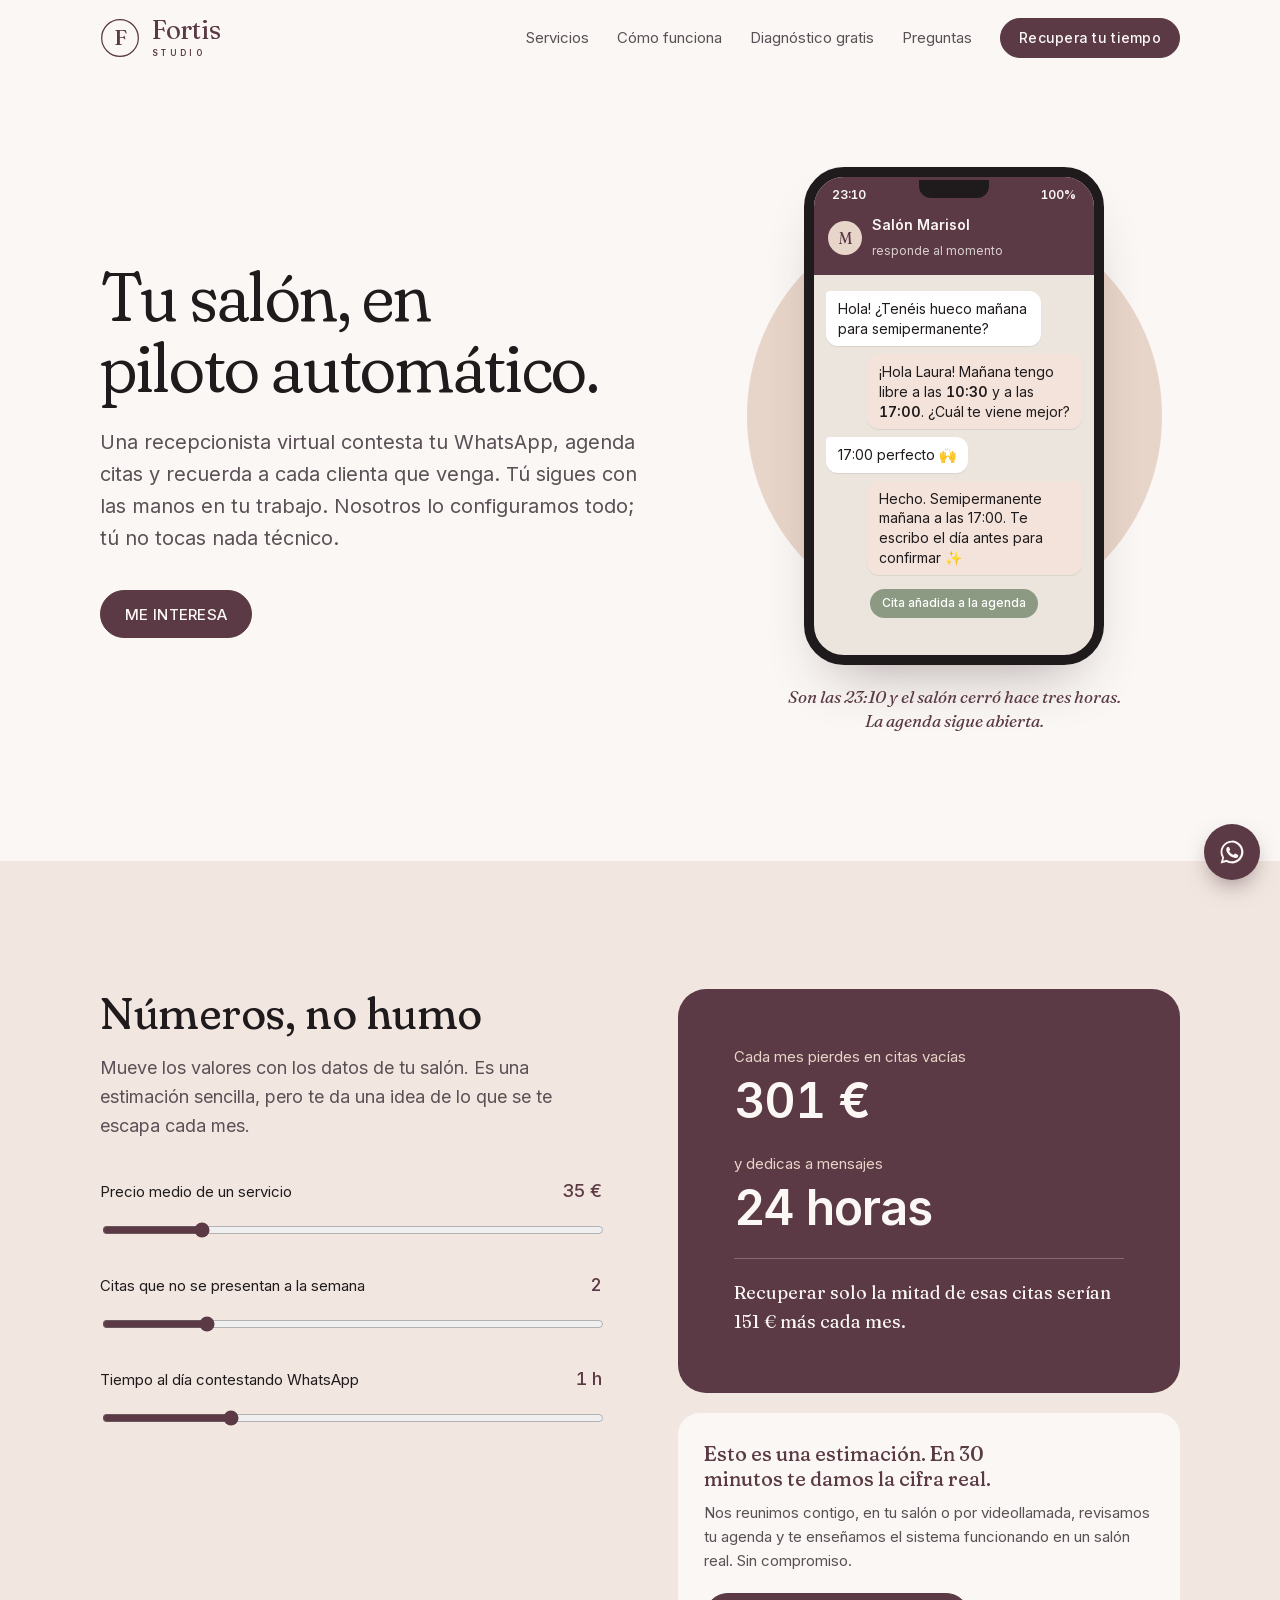
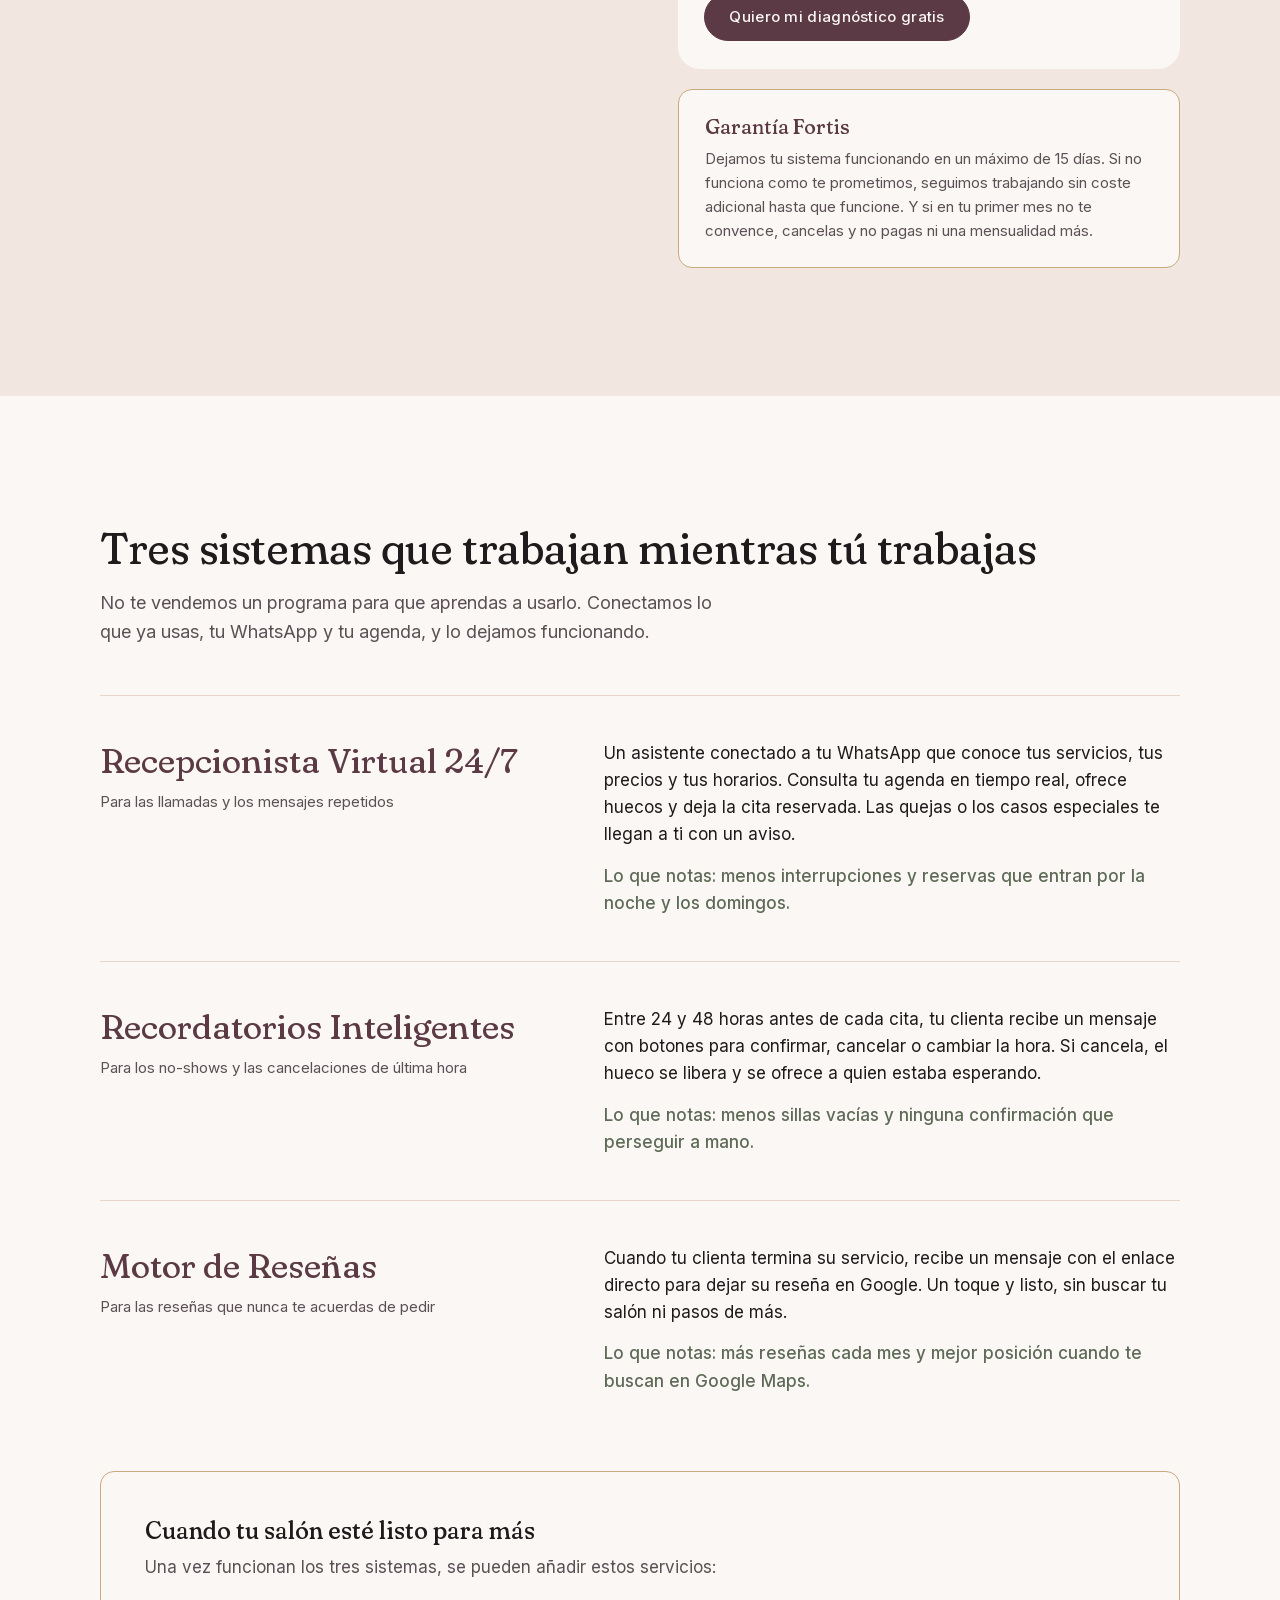
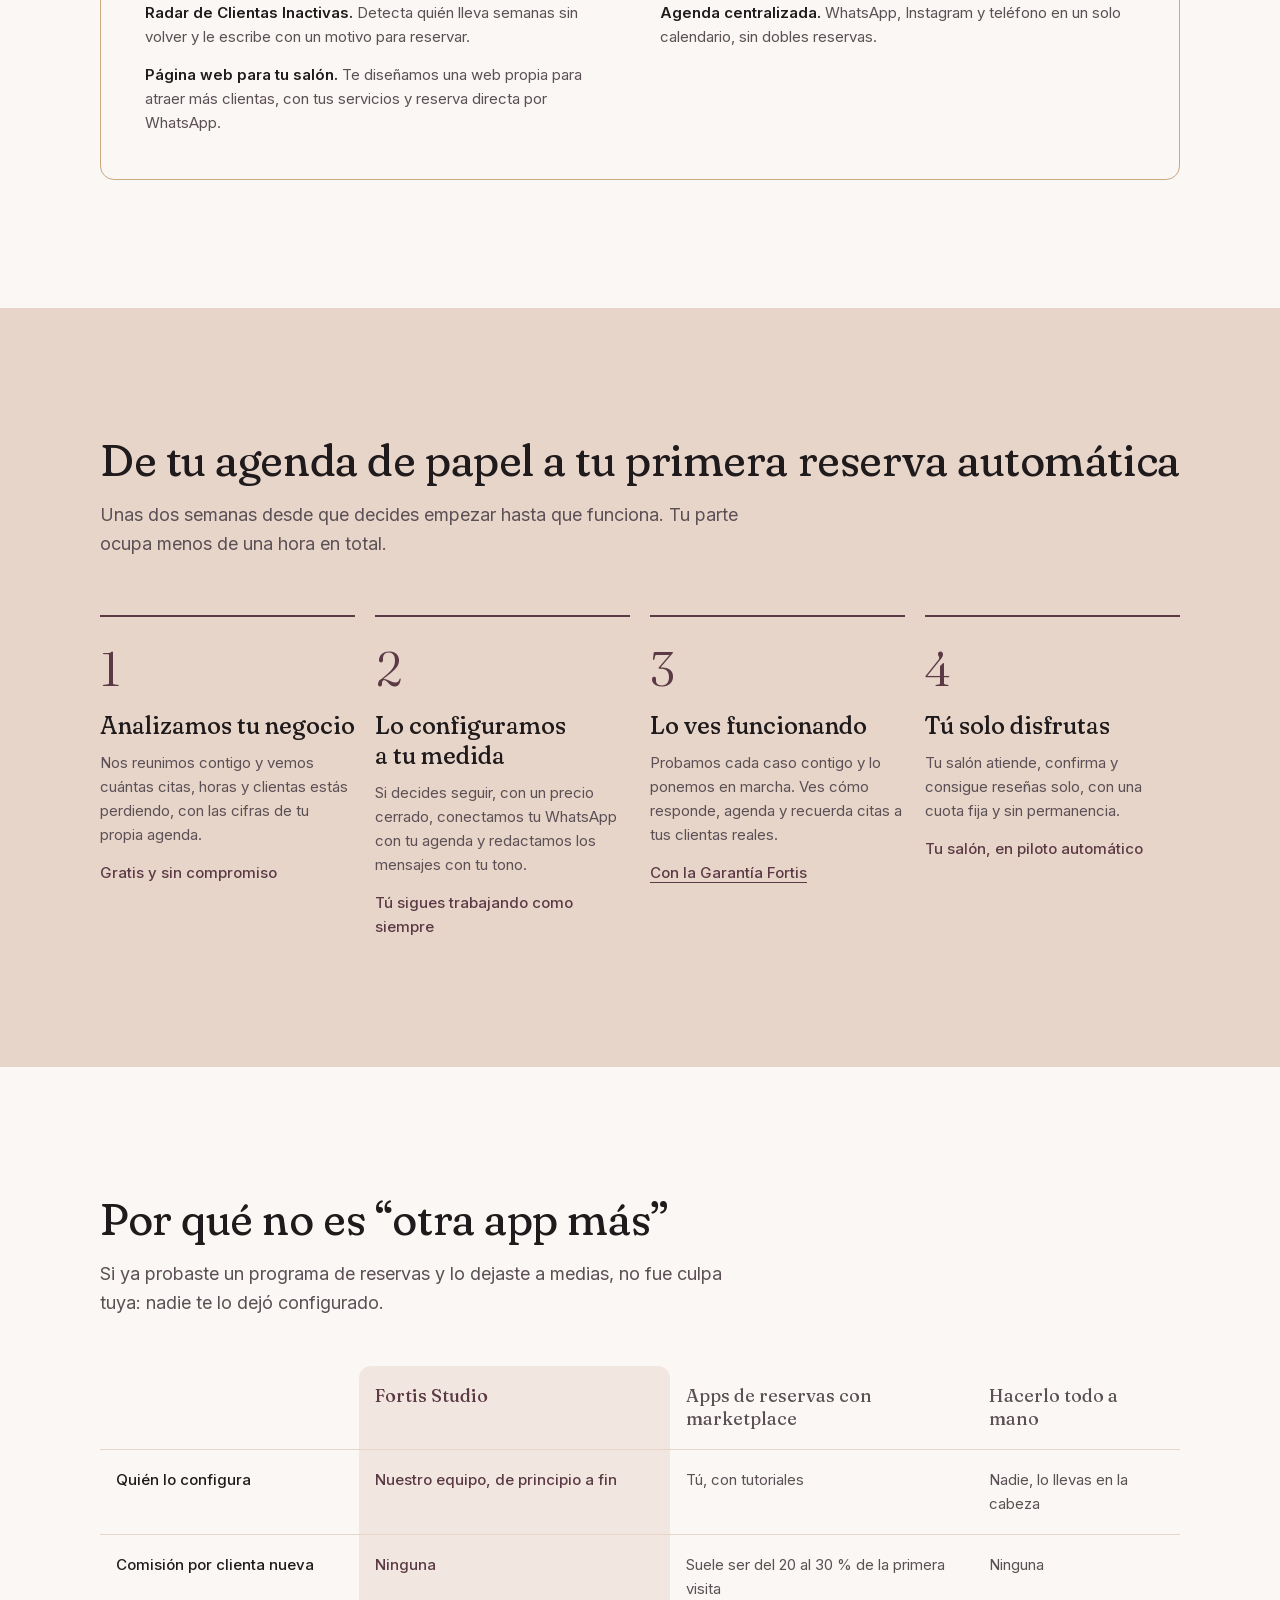
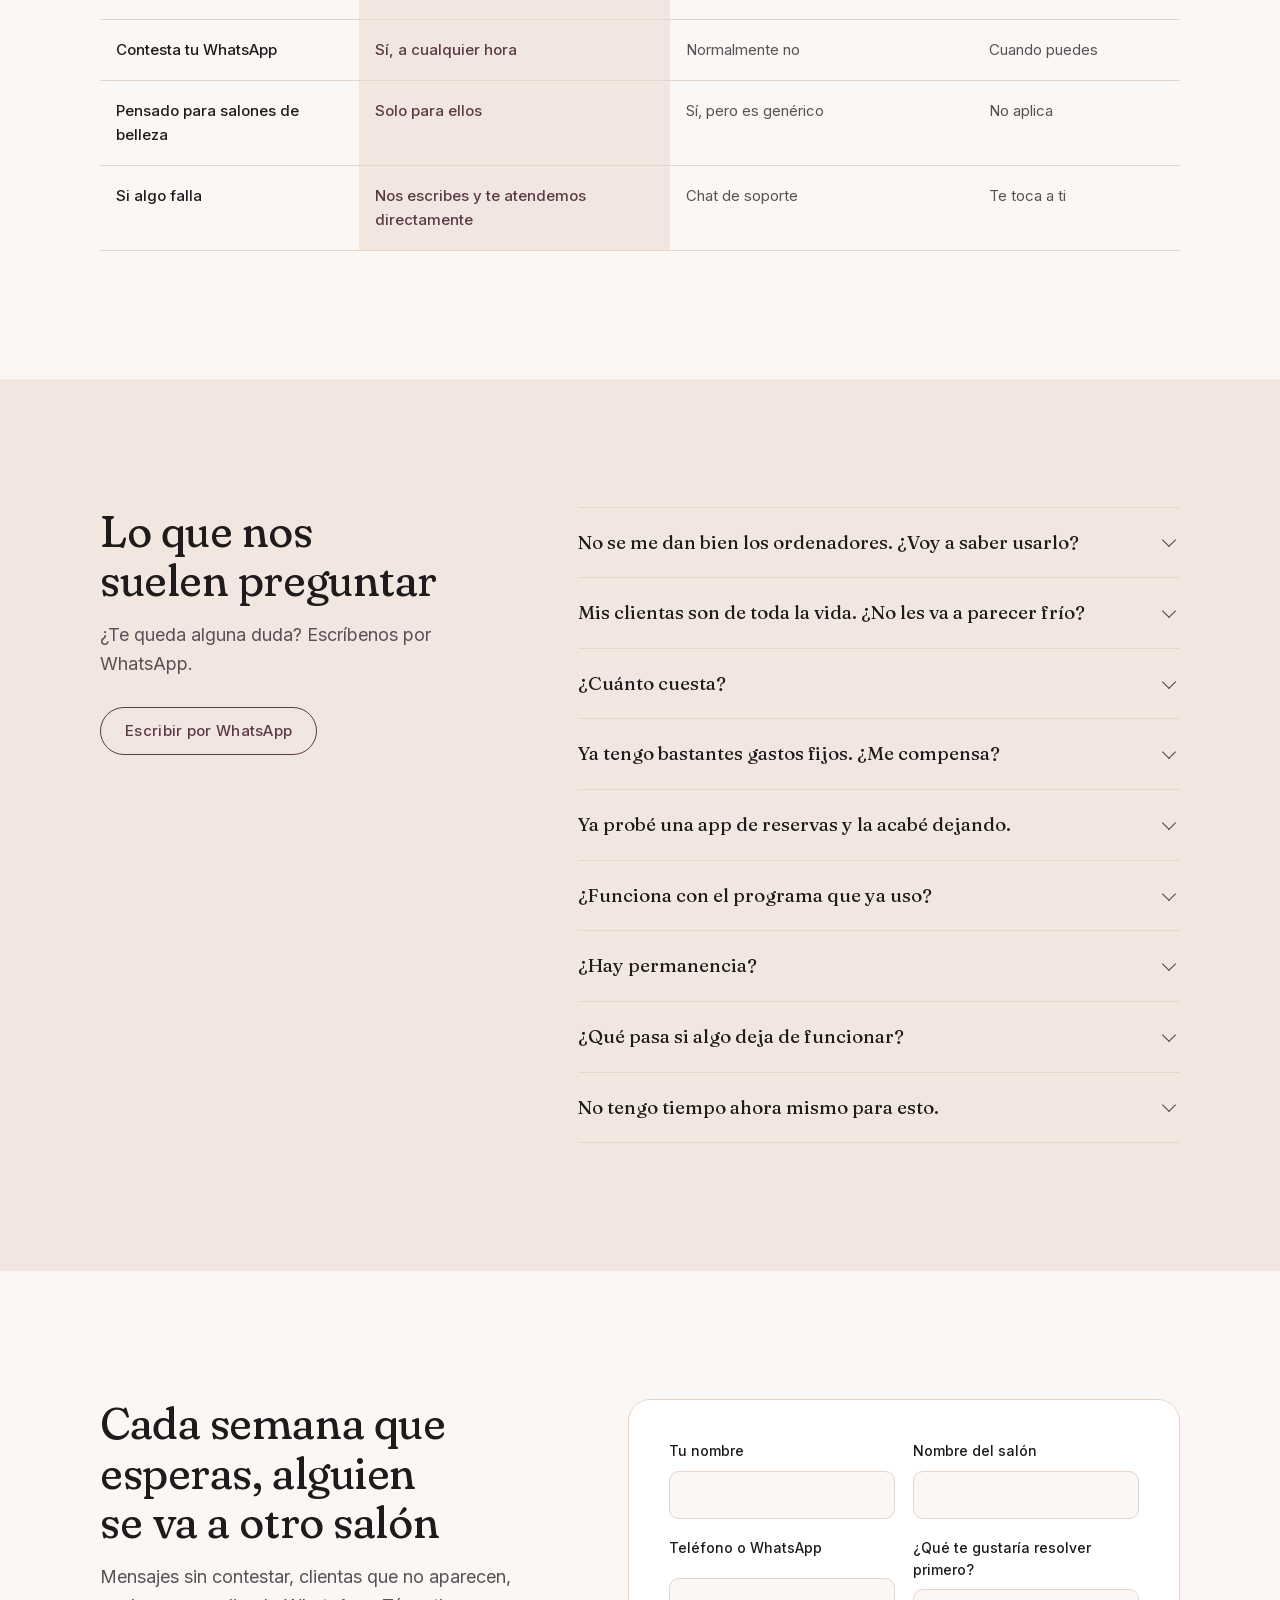
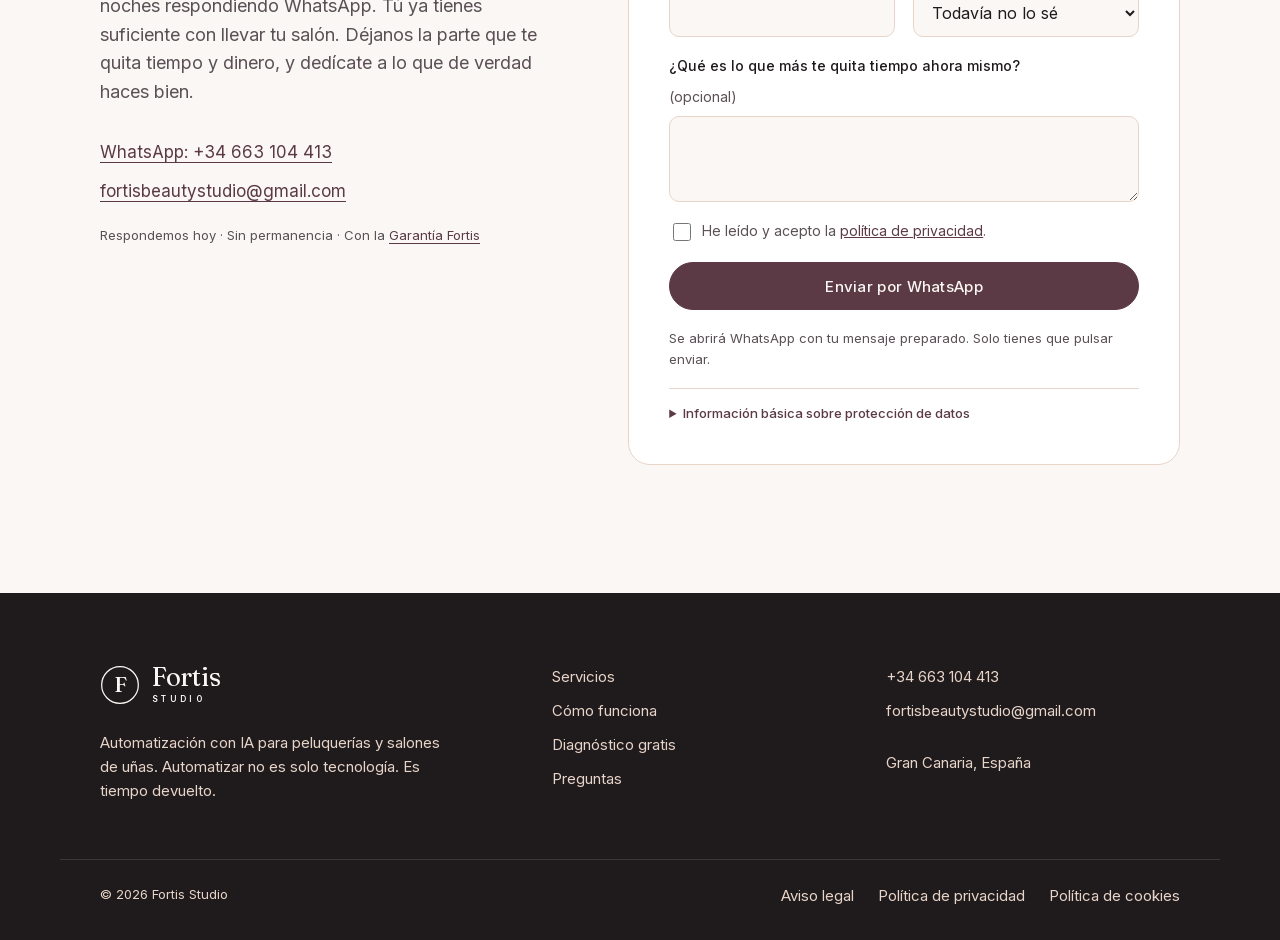
<file: index.html>
<!doctype html>
<html lang="es">
<head>
  <meta charset="utf-8">
  <meta name="viewport" content="width=device-width, initial-scale=1">
  <title>Fortis Studio | Tu salón, en piloto automático</title>
  <meta name="description" content="Automatizo tu peluquería o salón de uñas para que dejes de perder tiempo, dinero y clientas: recepcionista virtual 24/7 en WhatsApp, recordatorios anti no-shows y reseñas automáticas. Sin comisiones y sin tocar nada técnico.">
  <meta property="og:title" content="Fortis Studio | Tu salón, en piloto automático">
  <meta property="og:description" content="Recepcionista virtual 24/7, recordatorios anti no-shows y reseñas automáticas para peluquerías y salones de uñas. Nosotros lo configuramos todo.">
  <meta name="google-site-verification" content="wotRn-CU2JoGgP2hq1kWEUztcPAZ0Gv8O-p6bzNY_l0">
  <link rel="canonical" href="https://fortis-studio-eight.vercel.app/">
  <meta property="og:url" content="https://fortis-studio-eight.vercel.app/">
  <meta property="og:type" content="website">
  <meta property="og:locale" content="es_ES">
  <meta name="theme-color" content="#5B3A45">
  <link rel="icon" href="data:image/svg+xml,%3Csvg xmlns='http://www.w3.org/2000/svg' viewBox='0 0 64 64'%3E%3Ccircle cx='32' cy='32' r='29' fill='%23FAF7F4' stroke='%235B3A45' stroke-width='3'/%3E%3Ctext x='32' y='44' text-anchor='middle' font-family='Georgia,serif' font-size='34' fill='%235B3A45'%3EF%3C/text%3E%3C/svg%3E">
  <link rel="preload" href="fonts/fraunces-normal.woff2" as="font" type="font/woff2" crossorigin>
  <link rel="preload" href="fonts/inter-normal.woff2" as="font" type="font/woff2" crossorigin>
  <link rel="stylesheet" href="fonts/fonts.css">
  <link rel="stylesheet" href="styles.css">
  <script type="application/ld+json">
  {
    "@context": "https://schema.org",
    "@type": "ProfessionalService",
    "name": "Fortis Studio",
    "url": "https://fortis-studio-eight.vercel.app/",
    "description": "Automatización con IA para peluquerías y salones de uñas: recepcionista virtual 24/7, recordatorios y reseñas automáticas.",
    "areaServed": ["Gran Canaria", "España"],
    "email": "fortisbeautystudio@gmail.com",
    "telephone": "+34663104413"
  }
  </script>
</head>
<body>
  <a class="skip" href="#main">Saltar al contenido</a>

  <header class="nav" id="top">
    <div class="wrap nav__inner">
      <a class="brand" href="#top" aria-label="Fortis Studio, inicio">
        <svg class="brand__mark" viewBox="0 0 48 48" aria-hidden="true"><circle cx="24" cy="24" r="22" fill="none" stroke="currentColor" stroke-width="1.5"/><text x="24" y="32.5" text-anchor="middle">F</text></svg>
        <span class="brand__word">Fortis<small>Studio</small></span>
      </a>
      <button class="nav__toggle" aria-expanded="false" aria-controls="menu">
        <span class="sr">Abrir menú</span><span aria-hidden="true"></span>
      </button>
      <nav id="menu" class="nav__menu" aria-label="Principal">
        <a href="#servicios">Servicios</a>
        <a href="#como-funciona">Cómo funciona</a>
        <a href="#diagnostico">Diagnóstico gratis</a>
        <a href="#preguntas">Preguntas</a>
        <a class="btn btn--small" href="#contacto">Recupera tu tiempo</a>
      </nav>
    </div>
  </header>

  <main id="main">
    <!-- HERO -->
    <section class="hero">
      <div class="wrap hero__grid">
        <div class="hero__copy">
          <h1>Tu salón, en piloto automático.</h1>
          <p class="lede">Una recepcionista virtual contesta tu WhatsApp, agenda citas y recuerda a cada clienta que venga. Tú sigues con las manos en tu trabajo. Nosotros lo configuramos todo; tú no tocas nada técnico.</p>
          <div class="hero__ctas">
            <a class="btn" href="#contacto">ME INTERESA</a>
          </div>
        </div>

        <figure class="phone-stage" aria-label="Ejemplo de conversación de la recepcionista virtual por WhatsApp">
          <div class="phone">
            <div class="phone__bar"><span>23:10</span><span class="phone__notch"></span><span>100%</span></div>
            <div class="chat__head">
              <svg viewBox="0 0 48 48" aria-hidden="true"><circle cx="24" cy="24" r="24" /><text x="24" y="32" text-anchor="middle">M</text></svg>
              <div><strong>Salón Marisol</strong><span>responde al momento</span></div>
            </div>
            <ol class="chat" aria-live="off">
              <li class="msg msg--in">Hola! ¿Tenéis hueco mañana para semipermanente?</li>
              <li class="msg msg--out">¡Hola Laura! Mañana tengo libre a las <b>10:30</b> y a las <b>17:00</b>. ¿Cuál te viene mejor?</li>
              <li class="msg msg--in">17:00 perfecto 🙌</li>
              <li class="msg msg--out">Hecho. Semipermanente mañana a las 17:00. Te escribo el día antes para confirmar ✨</li>
              <li class="chip">Cita añadida a la agenda</li>
            </ol>
          </div>
          <figcaption>Son las 23:10 y el salón cerró hace tres horas. La agenda sigue abierta.</figcaption>
        </figure>
      </div>
    </section>

    <!-- CALCULADORA -->
    <section class="calc" id="diagnostico" aria-labelledby="calc-title">
      <div class="wrap calc__grid">
        <div>
          <h2 id="calc-title">Números, no humo</h2>
          <p class="section-lede">Mueve los valores con los datos de tu salón. Es una estimación sencilla, pero te da una idea de lo que se te escapa cada mes.</p>
          <form class="calc__form" onsubmit="return false">
            <label>
              <span>Precio medio de un servicio</span>
              <output id="ticket-out">35 €</output>
              <input id="ticket" type="range" min="15" max="120" step="5" value="35">
            </label>
            <label>
              <span>Citas que no se presentan a la semana</span>
              <output id="noshow-out">2</output>
              <input id="noshow" type="range" min="0" max="10" step="1" value="2">
            </label>
            <label>
              <span>Tiempo al día contestando WhatsApp</span>
              <output id="hours-out">1 h</output>
              <input id="hours" type="range" min="0" max="4" step="0.5" value="1">
            </label>
          </form>
        </div>
        <div class="calc__aside">
          <div class="calc__result" aria-live="polite">
            <p>Cada mes pierdes en citas vacías</p>
            <p class="big" id="loss">301 €</p>
            <p>y dedicas a mensajes</p>
            <p class="big" id="time">24 horas</p>
            <p class="calc__note" id="cover">Recuperar solo la mitad de esas citas serían 151 € más cada mes.</p>
          </div>
          <div class="calc__diag">
            <h3>Esto es una estimación. En 30 minutos te damos la cifra real.</h3>
            <p>Nos reunimos contigo, en tu salón o por videollamada, revisamos tu agenda y te enseñamos el sistema funcionando en un salón real. Sin compromiso.</p>
            <a class="btn" href="https://wa.me/34663104413?text=Hola%2C%20quiero%20mi%20diagn%C3%B3stico%20gratis" target="_blank" rel="noopener">Quiero mi diagnóstico gratis</a>
          </div>
          <div class="trial__guarantee" id="garantia">
            <h3>Garantía Fortis</h3>
            <p>Dejamos tu sistema funcionando en un máximo de 15 días. Si no funciona como te prometimos, seguimos trabajando sin coste adicional hasta que funcione. Y si en tu primer mes no te convence, cancelas y no pagas ni una mensualidad más.</p>
          </div>
        </div>
      </div>
    </section>

    <!-- SERVICIOS -->
    <section class="services" id="servicios" aria-labelledby="services-title">
      <div class="wrap">
        <h2 id="services-title">Tres sistemas que trabajan mientras tú trabajas</h2>
        <p class="section-lede">No te vendemos un programa para que aprendas a usarlo. Conectamos lo que ya usas, tu WhatsApp y tu agenda, y lo dejamos funcionando.</p>

        <div class="service">
          <div class="service__name">
            <h3>Recepcionista Virtual 24/7</h3>
            <p class="service__pain">Para las llamadas y los mensajes repetidos</p>
          </div>
          <div class="service__body">
            <p>Un asistente conectado a tu WhatsApp que conoce tus servicios, tus precios y tus horarios. Consulta tu agenda en tiempo real, ofrece huecos y deja la cita reservada. Las quejas o los casos especiales te llegan a ti con un aviso.</p>
            <p class="service__result">Lo que notas: menos interrupciones y reservas que entran por la noche y los domingos.</p>
          </div>
        </div>

        <div class="service">
          <div class="service__name">
            <h3>Recordatorios Inteligentes</h3>
            <p class="service__pain">Para los no-shows y las cancelaciones de última hora</p>
          </div>
          <div class="service__body">
            <p>Entre 24 y 48 horas antes de cada cita, tu clienta recibe un mensaje con botones para confirmar, cancelar o cambiar la hora. Si cancela, el hueco se libera y se ofrece a quien estaba esperando.</p>
            <p class="service__result">Lo que notas: menos sillas vacías y ninguna confirmación que perseguir a mano.</p>
          </div>
        </div>

        <div class="service">
          <div class="service__name">
            <h3>Motor de Reseñas</h3>
            <p class="service__pain">Para las reseñas que nunca te acuerdas de pedir</p>
          </div>
          <div class="service__body">
            <p>Cuando tu clienta termina su servicio, recibe un mensaje con el enlace directo para dejar su reseña en Google. Un toque y listo, sin buscar tu salón ni pasos de más.</p>
            <p class="service__result">Lo que notas: más reseñas cada mes y mejor posición cuando te buscan en Google Maps.</p>
          </div>
        </div>

        <div class="later">
          <h3>Cuando tu salón esté listo para más</h3>
          <p>Una vez funcionan los tres sistemas, se pueden añadir estos servicios:</p>
          <ul>
            <li><strong>Radar de Clientas Inactivas.</strong> Detecta quién lleva semanas sin volver y le escribe con un motivo para reservar.</li>
            <li><strong>Agenda centralizada.</strong> WhatsApp, Instagram y teléfono en un solo calendario, sin dobles reservas.</li>
            <li><strong>Página web para tu salón.</strong> Te diseñamos una web propia para atraer más clientas, con tus servicios y reserva directa por WhatsApp.</li>
          </ul>
        </div>
      </div>
    </section>

    <!-- CÓMO FUNCIONA -->
    <section class="steps" id="como-funciona" aria-labelledby="steps-title">
      <div class="wrap">
        <h2 id="steps-title">De tu agenda de papel a tu primera reserva automática</h2>
        <p class="section-lede">Unas dos semanas desde que decides empezar hasta que funciona. Tu parte ocupa menos de una hora en total.</p>
        <ol class="steps__list">
          <li>
            <span class="steps__n">1</span>
            <h3>Analizamos tu negocio</h3>
            <p>Nos reunimos contigo y vemos cuántas citas, horas y clientas estás perdiendo, con las cifras de tu propia agenda.</p>
            <p class="steps__who">Gratis y sin compromiso</p>
          </li>
          <li>
            <span class="steps__n">2</span>
            <h3>Lo configuramos a tu medida</h3>
            <p>Si decides seguir, con un precio cerrado, conectamos tu WhatsApp con tu agenda y redactamos los mensajes con tu tono.</p>
            <p class="steps__who">Tú sigues trabajando como siempre</p>
          </li>
          <li>
            <span class="steps__n">3</span>
            <h3>Lo ves funcionando</h3>
            <p>Probamos cada caso contigo y lo ponemos en marcha. Ves cómo responde, agenda y recuerda citas a tus clientas reales.</p>
            <p class="steps__who"><a href="#garantia">Con la Garantía Fortis</a></p>
          </li>
          <li>
            <span class="steps__n">4</span>
            <h3>Tú solo disfrutas</h3>
            <p>Tu salón atiende, confirma y consigue reseñas solo, con una cuota fija y sin permanencia.</p>
            <p class="steps__who">Tu salón, en piloto automático</p>
          </li>
        </ol>
      </div>
    </section>

    <!-- DIFERENCIA -->
    <section class="compare" aria-labelledby="compare-title">
      <div class="wrap">
        <h2 id="compare-title">Por qué no es “otra app más”</h2>
        <p class="section-lede">Si ya probaste un programa de reservas y lo dejaste a medias, no fue culpa tuya: nadie te lo dejó configurado.</p>
        <div class="table-scroll" tabindex="0" role="region" aria-label="Comparativa">
          <table>
            <thead>
              <tr>
                <th scope="col"><span class="sr">Aspecto</span></th>
                <th scope="col" class="is-us">Fortis Studio</th>
                <th scope="col">Apps de reservas con marketplace</th>
                <th scope="col">Hacerlo todo a mano</th>
              </tr>
            </thead>
            <tbody>
              <tr><th scope="row">Quién lo configura</th><td class="is-us">Nuestro equipo, de principio a fin</td><td>Tú, con tutoriales</td><td>Nadie, lo llevas en la cabeza</td></tr>
              <tr><th scope="row">Comisión por clienta nueva</th><td class="is-us">Ninguna</td><td>Suele ser del 20 al 30 % de la primera visita</td><td>Ninguna</td></tr>
              <tr><th scope="row">Contesta tu WhatsApp</th><td class="is-us">Sí, a cualquier hora</td><td>Normalmente no</td><td>Cuando puedes</td></tr>
              <tr><th scope="row">Pensado para salones de belleza</th><td class="is-us">Solo para ellos</td><td>Sí, pero es genérico</td><td>No aplica</td></tr>
              <tr><th scope="row">Si algo falla</th><td class="is-us">Nos escribes y te atendemos directamente</td><td>Chat de soporte</td><td>Te toca a ti</td></tr>
            </tbody>
          </table>
        </div>
      </div>
    </section>

    <!-- FAQ -->
    <section class="faq" id="preguntas" aria-labelledby="faq-title">
      <div class="wrap faq__grid">
        <div>
          <h2 id="faq-title">Lo que nos suelen preguntar</h2>
          <p class="section-lede">¿Te queda alguna duda? Escríbenos por WhatsApp.</p>
          <a class="btn btn--ghost" href="https://wa.me/34663104413?text=Hola%20Fortis%20Studio%2C%20tengo%20una%20duda" target="_blank" rel="noopener">Escribir por WhatsApp</a>
        </div>
        <div class="faq__list">
          <details>
            <summary>No se me dan bien los ordenadores. ¿Voy a saber usarlo?</summary>
            <p>No tienes que usar nada nuevo. Tus clientas te escriben al mismo WhatsApp de siempre y tú ves las citas en tu agenda. Toda la parte técnica la llevamos nosotros, y te lo explicamos en una sesión de media hora.</p>
          </details>
          <details>
            <summary>Mis clientas son de toda la vida. ¿No les va a parecer frío?</summary>
            <p>Los mensajes se escriben con tu tono y tus expresiones. Además te damos un guion para contarles el cambio como una mejora del salón. Cualquier conversación delicada te llega a ti para que la contestes en persona.</p>
          </details>
          <details>
            <summary>¿Cuánto cuesta?</summary>
            <p>Depende de lo que necesite tu salón. Después del diagnóstico gratis te damos un precio cerrado: una configuración inicial y una cuota fija al mes, sin permanencia y sin comisiones por tus clientas.</p>
          </details>
          <details>
            <summary>Ya tengo bastantes gastos fijos. ¿Me compensa?</summary>
            <p>Mira la calculadora de arriba: es lo que ya estás perdiendo cada mes sin darte cuenta. En el diagnóstico gratis te damos la cifra real con tu propia agenda, antes de que decidas nada.</p>
          </details>
          <details>
            <summary>Ya probé una app de reservas y la acabé dejando.</summary>
            <p>Es lo más habitual: te dan el programa y te dejan sola configurándolo. Aquí te lo dejamos todo funcionando y durante el primer mes cualquier ajuste está incluido.</p>
          </details>
          <details>
            <summary>¿Funciona con el programa que ya uso?</summary>
            <p>Trabajamos con Google Calendar y con las agendas más comunes del sector. Si usas agenda de papel, empezamos con una digital sencilla y te ayudamos a pasar las citas.</p>
          </details>
          <details>
            <summary>¿Hay permanencia?</summary>
            <p>No. Puedes darte de baja cuando quieras avisando con un mes de antelación. Tampoco nos llevamos comisión de tus clientas nuevas.</p>
          </details>
          <details>
            <summary>¿Qué pasa si algo deja de funcionar?</summary>
            <p>Nos escribes o nos llamas y lo resolvemos nosotros. Además revisamos los sistemas de forma periódica para detectar fallos antes que tú.</p>
          </details>
          <details>
            <summary>No tengo tiempo ahora mismo para esto.</summary>
            <p>Precisamente por eso existe. Tu parte es una conversación de 30 minutos y otra de media hora al final. Lo demás lo hacemos nosotros mientras sigues trabajando.</p>
          </details>
        </div>
      </div>
    </section>

    <!-- CONTACTO -->
    <section class="contact" id="contacto" aria-labelledby="contact-title">
      <div class="wrap contact__grid">
        <div>
          <h2 id="contact-title">Cada semana que esperas, alguien se va a otro salón</h2>
          <p class="section-lede">Mensajes sin contestar, clientas que no aparecen, noches respondiendo WhatsApp. Tú ya tienes suficiente con llevar tu salón. Déjanos la parte que te quita tiempo y dinero, y dedícate a lo que de verdad haces bien.</p>
          <ul class="contact__direct">
            <li><a href="https://wa.me/34663104413?text=Hola%2C%20quiero%20tomar%20acci%C3%B3n%20y%20poner%20mi%20sal%C3%B3n%20en%20piloto%20autom%C3%A1tico" target="_blank" rel="noopener">WhatsApp: +34 663 104 413</a></li>
            <li><a href="mailto:fortisbeautystudio@gmail.com">fortisbeautystudio@gmail.com</a></li>
          </ul>
          <p class="form__hint contact__note">Respondemos hoy · Sin permanencia · Con la <a href="#garantia">Garantía Fortis</a></p>
        </div>
        <form class="form" id="lead-form" novalidate>
          <label>Tu nombre<input name="nombre" autocomplete="name" required></label>
          <label>Nombre del salón<input name="salon" required></label>
          <label>Teléfono o WhatsApp<input name="telefono" type="tel" autocomplete="tel" required></label>
          <label>¿Qué te gustaría resolver primero?
            <select name="plan" id="plan-select">
              <option>Todavía no lo sé</option>
              <option>Contestar WhatsApp y agendar citas</option>
              <option>Evitar no-shows y cancelaciones</option>
              <option>Conseguir más reseñas</option>
              <option>Recuperar clientas que ya no vienen</option>
            </select>
          </label>
          <label class="form__wide">¿Qué es lo que más te quita tiempo ahora mismo? <span class="opt">(opcional)</span>
            <textarea name="mensaje" rows="3"></textarea>
          </label>
          <label class="form__check"><input type="checkbox" name="privacidad" required> <span>He leído y acepto la <a href="privacidad.html" target="_blank">política de privacidad</a>.</span></label>
          <p class="form__error" id="form-error" role="alert" hidden></p>
          <button class="btn" type="submit">Enviar por WhatsApp</button>
          <p class="form__hint">Se abrirá WhatsApp con tu mensaje preparado. Solo tienes que pulsar enviar.</p>
          <details class="form__legal">
            <summary>Información básica sobre protección de datos</summary>
            <dl>
              <dt>Responsable</dt><dd>Fortis Studio (<span class="todo">[NOMBRE Y APELLIDOS]</span>)</dd>
              <dt>Finalidad</dt><dd>Responder a tu solicitud y organizar tu diagnóstico gratuito.</dd>
              <dt>Legitimación</dt><dd>Tu consentimiento y la aplicación de medidas precontractuales a petición tuya.</dd>
              <dt>Destinatarios</dt><dd>No se ceden datos a terceros salvo obligación legal. El mensaje se envía a través de WhatsApp (Meta).</dd>
              <dt>Derechos</dt><dd>Acceso, rectificación, supresión, oposición, limitación y portabilidad, escribiendo a fortisbeautystudio@gmail.com.</dd>
              <dt>Más información</dt><dd><a href="privacidad.html">Política de privacidad</a></dd>
            </dl>
          </details>
        </form>
      </div>
    </section>
  </main>

  <footer class="footer">
    <div class="wrap footer__grid">
      <div>
        <a class="brand brand--light" href="#top" aria-label="Fortis Studio, volver arriba">
          <svg class="brand__mark" viewBox="0 0 48 48" aria-hidden="true"><circle cx="24" cy="24" r="22" fill="none" stroke="currentColor" stroke-width="1.5"/><text x="24" y="32.5" text-anchor="middle">F</text></svg>
          <span class="brand__word">Fortis<small>Studio</small></span>
        </a>
        <p>Automatización con IA para peluquerías y salones de uñas. Automatizar no es solo tecnología. Es tiempo devuelto.</p>
      </div>
      <nav aria-label="Pie de página">
        <a href="#servicios">Servicios</a>
        <a href="#como-funciona">Cómo funciona</a>
        <a href="#diagnostico">Diagnóstico gratis</a>
        <a href="#preguntas">Preguntas</a>
      </nav>
      <div>
        <a href="https://wa.me/34663104413" target="_blank" rel="noopener">+34 663 104 413</a>
        <a href="mailto:fortisbeautystudio@gmail.com">fortisbeautystudio@gmail.com</a>
        <p>Gran Canaria, España</p>
      </div>
    </div>
    <div class="wrap footer__legal">
      <p>© <span id="year">2026</span> Fortis Studio</p>
      <nav aria-label="Textos legales">
        <a href="aviso-legal.html">Aviso legal</a>
        <a href="privacidad.html">Política de privacidad</a>
        <a href="cookies.html">Política de cookies</a>
      </nav>
    </div>
  </footer>

  <a class="wa-float" href="https://wa.me/34663104413?text=Hola%20Fortis%20Studio%2C%20me%20interesa%20vuestro%20servicio" target="_blank" rel="noopener" aria-label="Escribir por WhatsApp">
    <svg viewBox="0 0 32 32" aria-hidden="true"><path fill="currentColor" d="M16 3a13 13 0 0 0-11.2 19.6L3 29l6.6-1.7A13 13 0 1 0 16 3zm0 23.7c-2 0-4-.6-5.7-1.6l-.4-.2-3.9 1 1-3.8-.3-.4A10.7 10.7 0 1 1 16 26.7zm5.9-8c-.3-.2-1.9-.9-2.2-1-.3-.1-.5-.2-.7.2l-1 1.2c-.2.2-.4.2-.7.1a8.8 8.8 0 0 1-4.4-3.8c-.3-.6.3-.5.9-1.7.1-.2 0-.4 0-.5l-1-2.4c-.3-.6-.5-.5-.7-.5h-.6c-.2 0-.6.1-.9.4-.3.3-1.2 1.1-1.2 2.8s1.2 3.2 1.4 3.5c.2.2 2.4 3.6 5.8 5 2.2.9 3 1 4.1.8.7-.1 1.9-.8 2.2-1.5.3-.8.3-1.4.2-1.5-.1-.2-.3-.3-.6-.4z"/></svg>
  </a>

  <script src="script.js"></script>
</body>
</html>
</file>
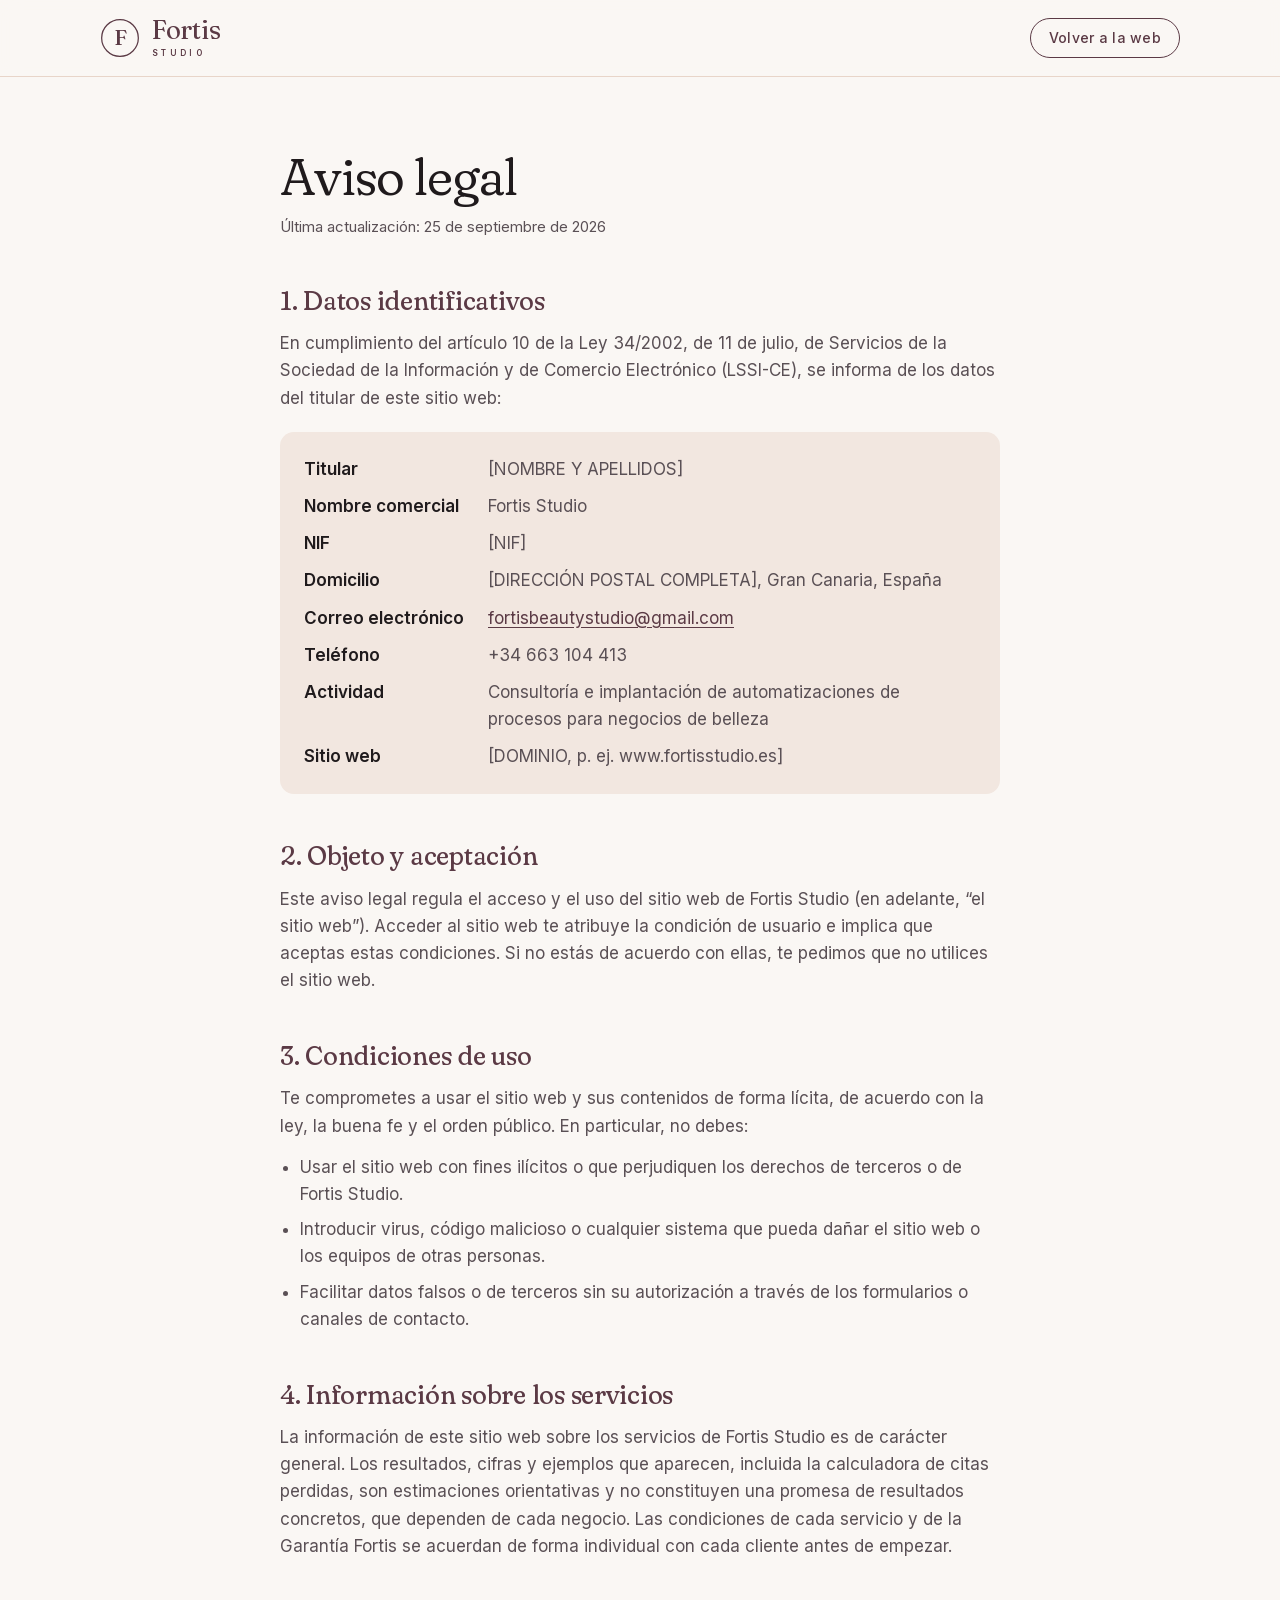
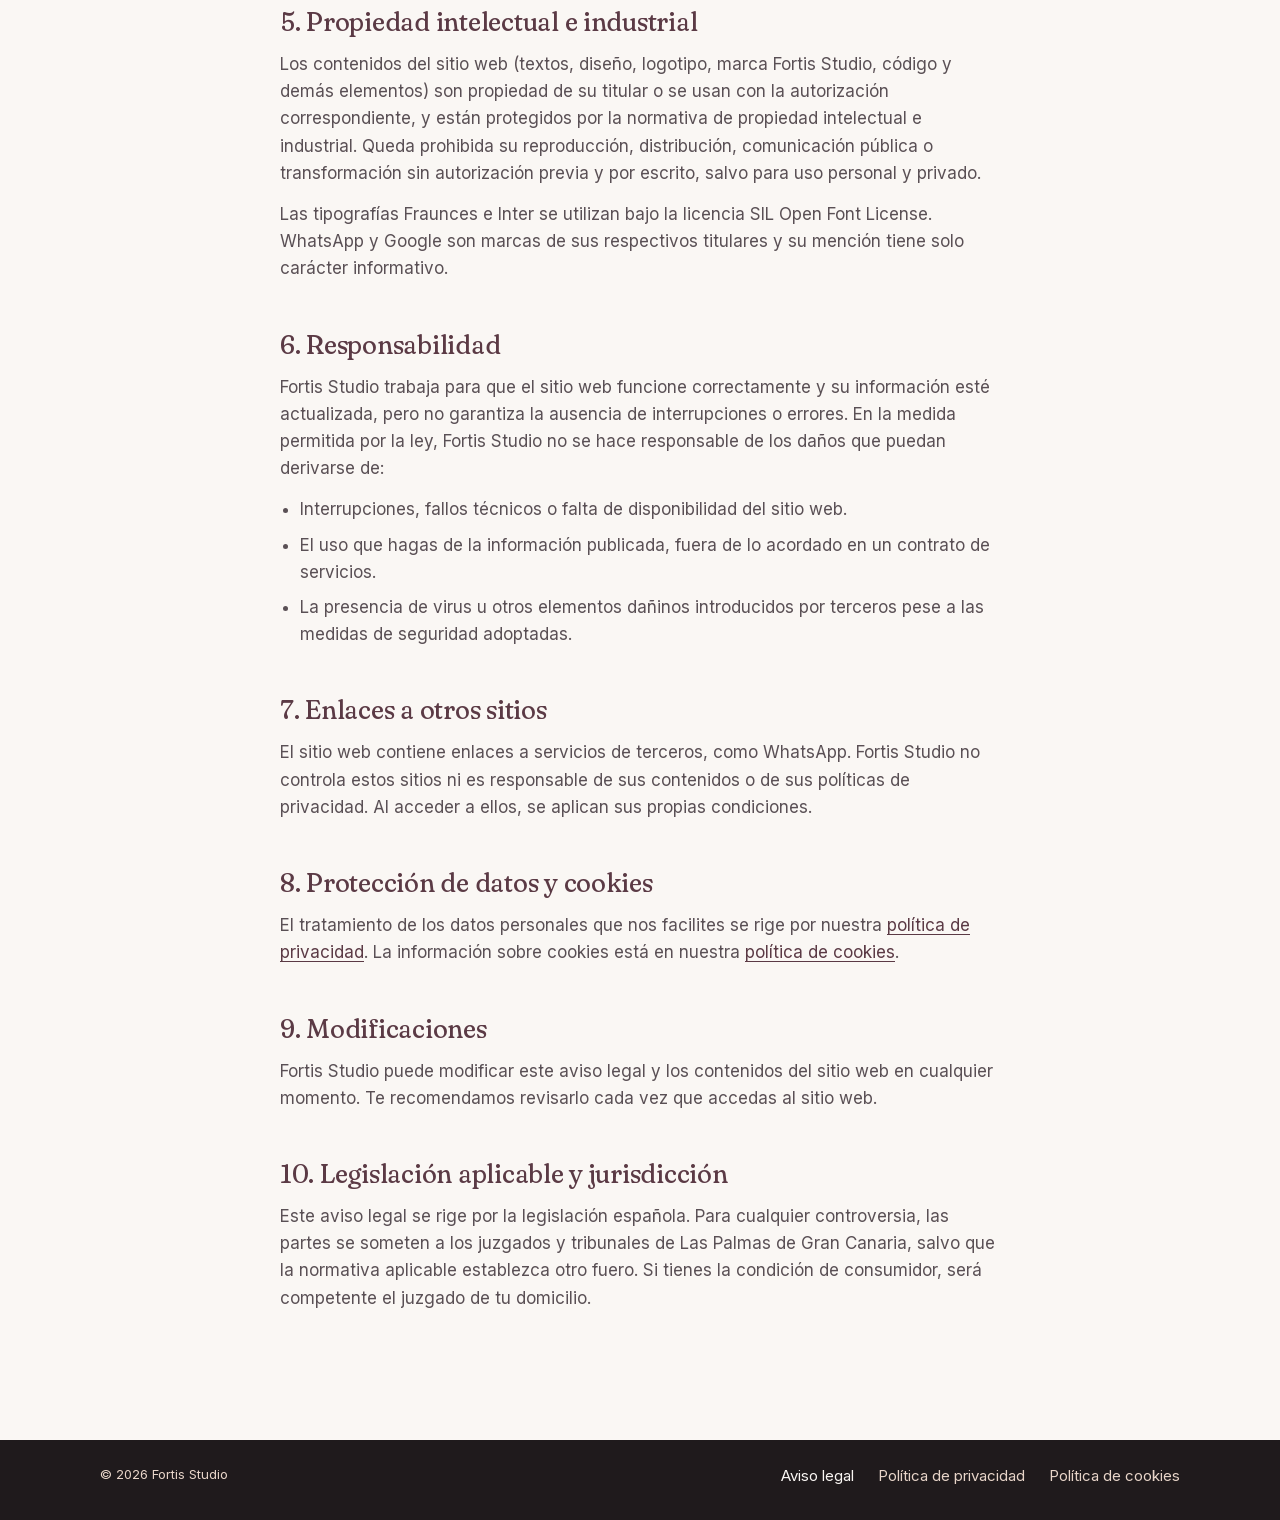
<file: aviso-legal.html>
<!doctype html>
<html lang="es">
<head>
  <meta charset="utf-8">
  <meta name="viewport" content="width=device-width, initial-scale=1">
  <title>Aviso legal | Fortis Studio</title>
  <meta name="robots" content="noindex, follow">
  <link rel="icon" href="data:image/svg+xml,%3Csvg xmlns='http://www.w3.org/2000/svg' viewBox='0 0 64 64'%3E%3Ccircle cx='32' cy='32' r='29' fill='%23FAF7F4' stroke='%235B3A45' stroke-width='3'/%3E%3Ctext x='32' y='44' text-anchor='middle' font-family='Georgia,serif' font-size='34' fill='%235B3A45'%3EF%3C/text%3E%3C/svg%3E">
  <link rel="stylesheet" href="fonts/fonts.css">
  <link rel="stylesheet" href="styles.css">
</head>
<body>
  <header class="nav is-scrolled">
    <div class="wrap nav__inner">
      <a class="brand" href="index.html" aria-label="Fortis Studio, inicio">
        <svg class="brand__mark" viewBox="0 0 48 48" aria-hidden="true"><circle cx="24" cy="24" r="22" fill="none" stroke="currentColor" stroke-width="1.5"/><text x="24" y="32.5" text-anchor="middle">F</text></svg>
        <span class="brand__word">Fortis<small>Studio</small></span>
      </a>
      <a class="btn btn--ghost btn--small" href="index.html">Volver a la web</a>
    </div>
  </header>

  <main class="legal wrap">
    <h1>Aviso legal</h1>
    <p class="legal__date">Última actualización: 25 de septiembre de 2026</p>

    <h2>1. Datos identificativos</h2>
    <p>En cumplimiento del artículo 10 de la Ley 34/2002, de 11 de julio, de Servicios de la Sociedad de la Información y de Comercio Electrónico (LSSI-CE), se informa de los datos del titular de este sitio web:</p>
    <dl class="legal__data">
      <dt>Titular</dt><dd><span class="todo">[NOMBRE Y APELLIDOS]</span></dd>
      <dt>Nombre comercial</dt><dd>Fortis Studio</dd>
      <dt>NIF</dt><dd><span class="todo">[NIF]</span></dd>
      <dt>Domicilio</dt><dd><span class="todo">[DIRECCIÓN POSTAL COMPLETA]</span>, Gran Canaria, España</dd>
      <dt>Correo electrónico</dt><dd><a href="mailto:fortisbeautystudio@gmail.com">fortisbeautystudio@gmail.com</a></dd>
      <dt>Teléfono</dt><dd>+34 663 104 413</dd>
      <dt>Actividad</dt><dd>Consultoría e implantación de automatizaciones de procesos para negocios de belleza</dd>
      <dt>Sitio web</dt><dd><span class="todo">[DOMINIO, p. ej. www.fortisstudio.es]</span></dd>
    </dl>

    <h2>2. Objeto y aceptación</h2>
    <p>Este aviso legal regula el acceso y el uso del sitio web de Fortis Studio (en adelante, “el sitio web”). Acceder al sitio web te atribuye la condición de usuario e implica que aceptas estas condiciones. Si no estás de acuerdo con ellas, te pedimos que no utilices el sitio web.</p>

    <h2>3. Condiciones de uso</h2>
    <p>Te comprometes a usar el sitio web y sus contenidos de forma lícita, de acuerdo con la ley, la buena fe y el orden público. En particular, no debes:</p>
    <ul>
      <li>Usar el sitio web con fines ilícitos o que perjudiquen los derechos de terceros o de Fortis Studio.</li>
      <li>Introducir virus, código malicioso o cualquier sistema que pueda dañar el sitio web o los equipos de otras personas.</li>
      <li>Facilitar datos falsos o de terceros sin su autorización a través de los formularios o canales de contacto.</li>
    </ul>

    <h2>4. Información sobre los servicios</h2>
    <p>La información de este sitio web sobre los servicios de Fortis Studio es de carácter general. Los resultados, cifras y ejemplos que aparecen, incluida la calculadora de citas perdidas, son estimaciones orientativas y no constituyen una promesa de resultados concretos, que dependen de cada negocio. Las condiciones de cada servicio y de la Garantía Fortis se acuerdan de forma individual con cada cliente antes de empezar.</p>

    <h2>5. Propiedad intelectual e industrial</h2>
    <p>Los contenidos del sitio web (textos, diseño, logotipo, marca Fortis Studio, código y demás elementos) son propiedad de su titular o se usan con la autorización correspondiente, y están protegidos por la normativa de propiedad intelectual e industrial. Queda prohibida su reproducción, distribución, comunicación pública o transformación sin autorización previa y por escrito, salvo para uso personal y privado.</p>
    <p>Las tipografías Fraunces e Inter se utilizan bajo la licencia SIL Open Font License. WhatsApp y Google son marcas de sus respectivos titulares y su mención tiene solo carácter informativo.</p>

    <h2>6. Responsabilidad</h2>
    <p>Fortis Studio trabaja para que el sitio web funcione correctamente y su información esté actualizada, pero no garantiza la ausencia de interrupciones o errores. En la medida permitida por la ley, Fortis Studio no se hace responsable de los daños que puedan derivarse de:</p>
    <ul>
      <li>Interrupciones, fallos técnicos o falta de disponibilidad del sitio web.</li>
      <li>El uso que hagas de la información publicada, fuera de lo acordado en un contrato de servicios.</li>
      <li>La presencia de virus u otros elementos dañinos introducidos por terceros pese a las medidas de seguridad adoptadas.</li>
    </ul>

    <h2>7. Enlaces a otros sitios</h2>
    <p>El sitio web contiene enlaces a servicios de terceros, como WhatsApp. Fortis Studio no controla estos sitios ni es responsable de sus contenidos o de sus políticas de privacidad. Al acceder a ellos, se aplican sus propias condiciones.</p>

    <h2>8. Protección de datos y cookies</h2>
    <p>El tratamiento de los datos personales que nos facilites se rige por nuestra <a href="privacidad.html">política de privacidad</a>. La información sobre cookies está en nuestra <a href="cookies.html">política de cookies</a>.</p>

    <h2>9. Modificaciones</h2>
    <p>Fortis Studio puede modificar este aviso legal y los contenidos del sitio web en cualquier momento. Te recomendamos revisarlo cada vez que accedas al sitio web.</p>

    <h2>10. Legislación aplicable y jurisdicción</h2>
    <p>Este aviso legal se rige por la legislación española. Para cualquier controversia, las partes se someten a los juzgados y tribunales de Las Palmas de Gran Canaria, salvo que la normativa aplicable establezca otro fuero. Si tienes la condición de consumidor, será competente el juzgado de tu domicilio.</p>
  </main>

  <footer class="footer footer--legal">
    <div class="wrap footer__legal">
      <p>© 2026 Fortis Studio</p>
      <nav aria-label="Textos legales">
        <a href="aviso-legal.html" aria-current="page">Aviso legal</a>
        <a href="privacidad.html">Política de privacidad</a>
        <a href="cookies.html">Política de cookies</a>
      </nav>
    </div>
  </footer>
</body>
</html>
</file>
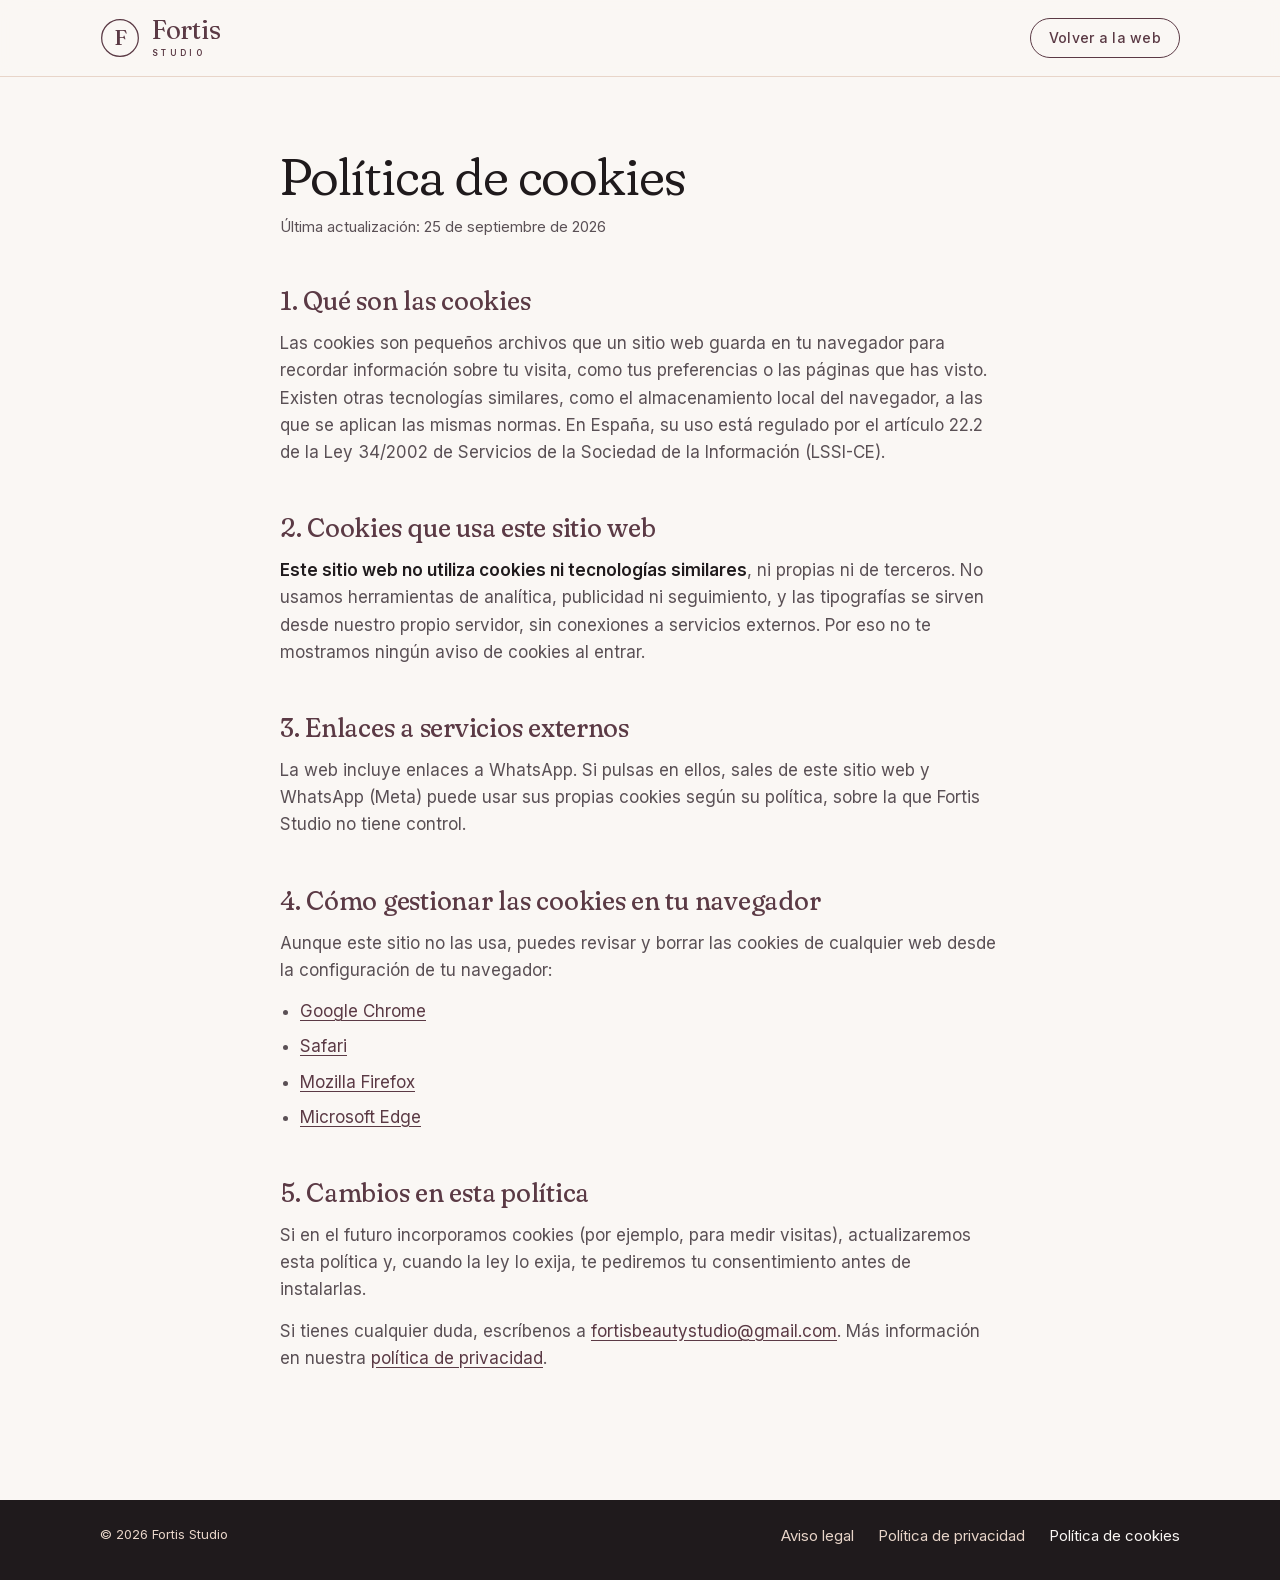
<file: cookies.html>
<!doctype html>
<html lang="es">
<head>
  <meta charset="utf-8">
  <meta name="viewport" content="width=device-width, initial-scale=1">
  <title>Política de cookies | Fortis Studio</title>
  <meta name="robots" content="noindex, follow">
  <link rel="icon" href="data:image/svg+xml,%3Csvg xmlns='http://www.w3.org/2000/svg' viewBox='0 0 64 64'%3E%3Ccircle cx='32' cy='32' r='29' fill='%23FAF7F4' stroke='%235B3A45' stroke-width='3'/%3E%3Ctext x='32' y='44' text-anchor='middle' font-family='Georgia,serif' font-size='34' fill='%235B3A45'%3EF%3C/text%3E%3C/svg%3E">
  <link rel="stylesheet" href="fonts/fonts.css">
  <link rel="stylesheet" href="styles.css">
</head>
<body>
  <header class="nav is-scrolled">
    <div class="wrap nav__inner">
      <a class="brand" href="index.html" aria-label="Fortis Studio, inicio">
        <svg class="brand__mark" viewBox="0 0 48 48" aria-hidden="true"><circle cx="24" cy="24" r="22" fill="none" stroke="currentColor" stroke-width="1.5"/><text x="24" y="32.5" text-anchor="middle">F</text></svg>
        <span class="brand__word">Fortis<small>Studio</small></span>
      </a>
      <a class="btn btn--ghost btn--small" href="index.html">Volver a la web</a>
    </div>
  </header>

  <main class="legal wrap">
    <h1>Política de cookies</h1>
    <p class="legal__date">Última actualización: 25 de septiembre de 2026</p>

    <h2>1. Qué son las cookies</h2>
    <p>Las cookies son pequeños archivos que un sitio web guarda en tu navegador para recordar información sobre tu visita, como tus preferencias o las páginas que has visto. Existen otras tecnologías similares, como el almacenamiento local del navegador, a las que se aplican las mismas normas. En España, su uso está regulado por el artículo 22.2 de la Ley 34/2002 de Servicios de la Sociedad de la Información (LSSI-CE).</p>

    <h2>2. Cookies que usa este sitio web</h2>
    <p><strong>Este sitio web no utiliza cookies ni tecnologías similares</strong>, ni propias ni de terceros. No usamos herramientas de analítica, publicidad ni seguimiento, y las tipografías se sirven desde nuestro propio servidor, sin conexiones a servicios externos. Por eso no te mostramos ningún aviso de cookies al entrar.</p>

    <h2>3. Enlaces a servicios externos</h2>
    <p>La web incluye enlaces a WhatsApp. Si pulsas en ellos, sales de este sitio web y WhatsApp (Meta) puede usar sus propias cookies según su política, sobre la que Fortis Studio no tiene control.</p>

    <h2>4. Cómo gestionar las cookies en tu navegador</h2>
    <p>Aunque este sitio no las usa, puedes revisar y borrar las cookies de cualquier web desde la configuración de tu navegador:</p>
    <ul>
      <li><a href="https://support.google.com/chrome/answer/95647" target="_blank" rel="noopener">Google Chrome</a></li>
      <li><a href="https://support.apple.com/es-es/guide/safari/sfri11471/mac" target="_blank" rel="noopener">Safari</a></li>
      <li><a href="https://support.mozilla.org/es/kb/Borrar%20cookies" target="_blank" rel="noopener">Mozilla Firefox</a></li>
      <li><a href="https://support.microsoft.com/es-es/microsoft-edge" target="_blank" rel="noopener">Microsoft Edge</a></li>
    </ul>

    <h2>5. Cambios en esta política</h2>
    <p>Si en el futuro incorporamos cookies (por ejemplo, para medir visitas), actualizaremos esta política y, cuando la ley lo exija, te pediremos tu consentimiento antes de instalarlas.</p>
    <p>Si tienes cualquier duda, escríbenos a <a href="mailto:fortisbeautystudio@gmail.com">fortisbeautystudio@gmail.com</a>. Más información en nuestra <a href="privacidad.html">política de privacidad</a>.</p>
  </main>

  <footer class="footer footer--legal">
    <div class="wrap footer__legal">
      <p>© 2026 Fortis Studio</p>
      <nav aria-label="Textos legales">
        <a href="aviso-legal.html">Aviso legal</a>
        <a href="privacidad.html">Política de privacidad</a>
        <a href="cookies.html" aria-current="page">Política de cookies</a>
      </nav>
    </div>
  </footer>
</body>
</html>
</file>
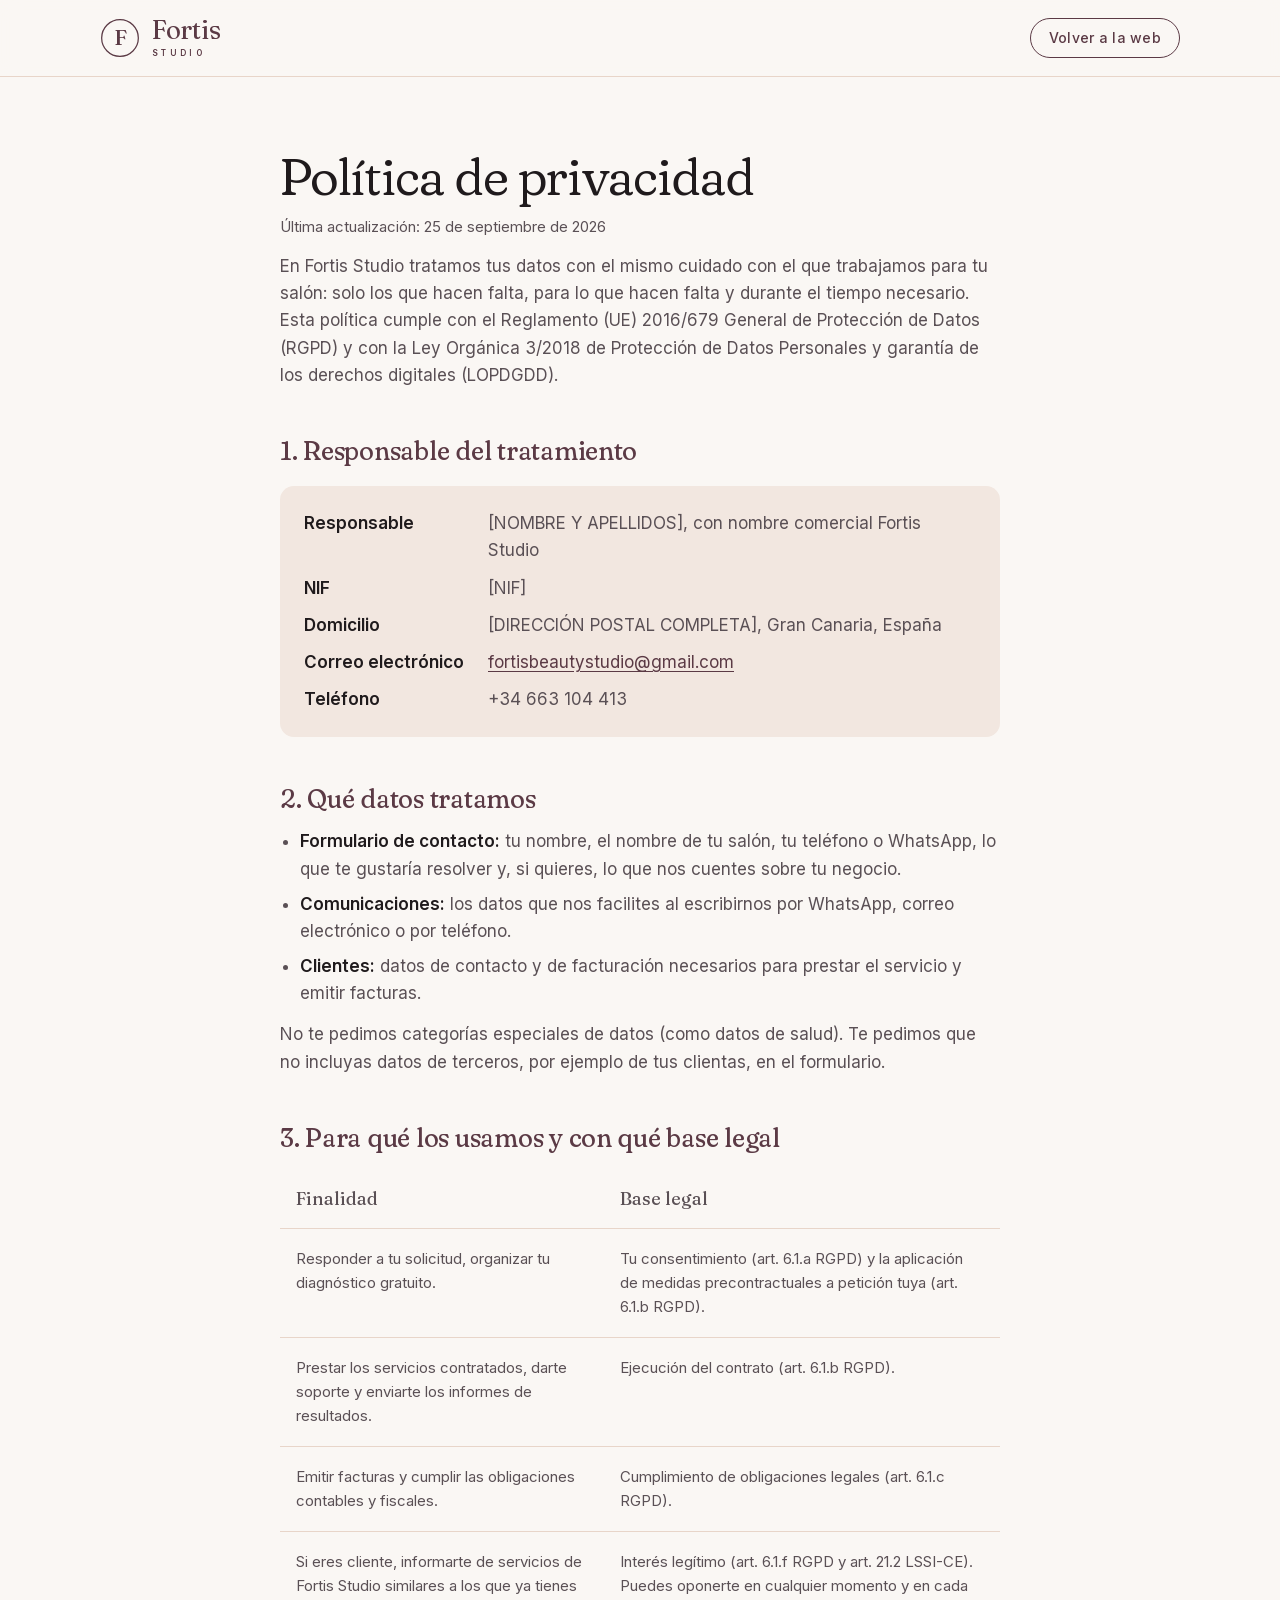
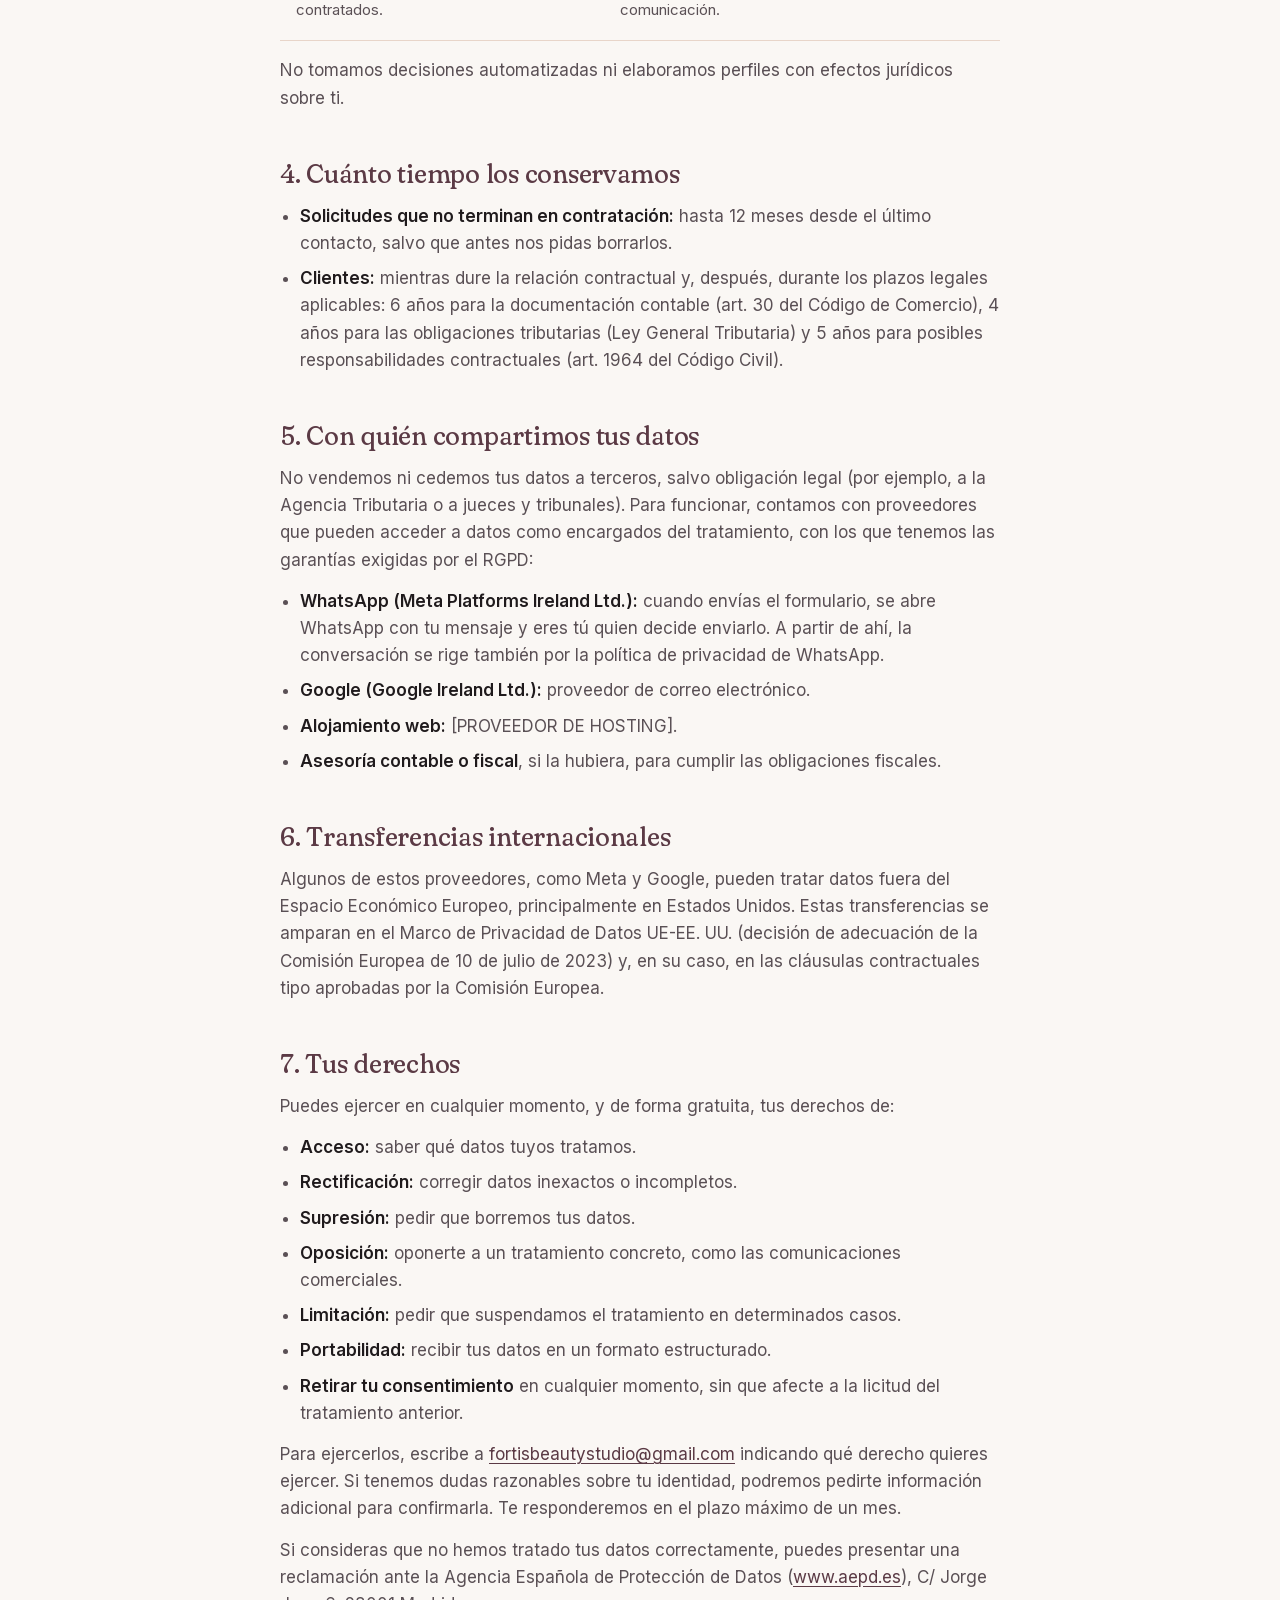
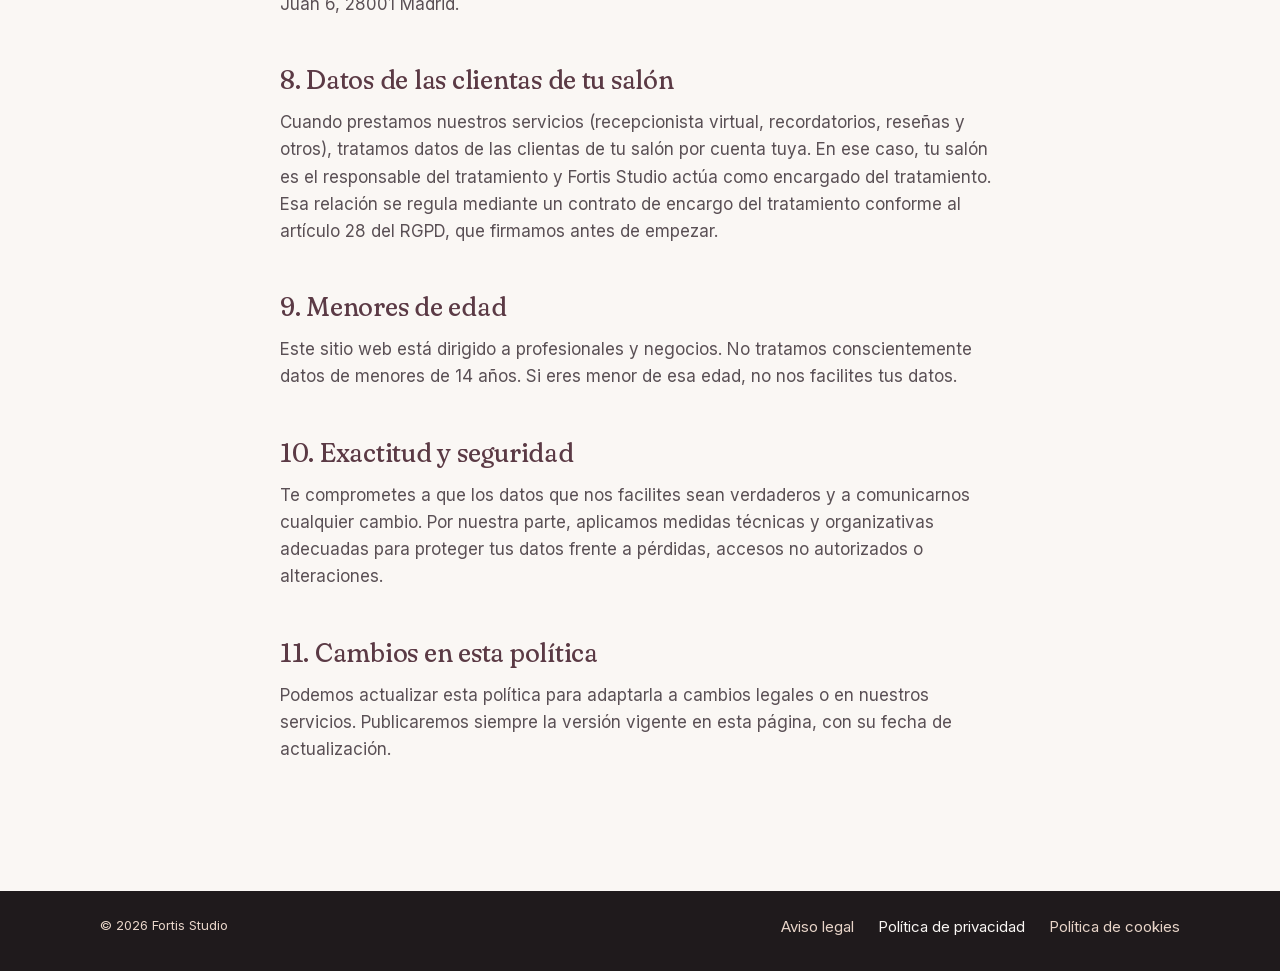
<file: privacidad.html>
<!doctype html>
<html lang="es">
<head>
  <meta charset="utf-8">
  <meta name="viewport" content="width=device-width, initial-scale=1">
  <title>Política de privacidad | Fortis Studio</title>
  <meta name="robots" content="noindex, follow">
  <link rel="icon" href="data:image/svg+xml,%3Csvg xmlns='http://www.w3.org/2000/svg' viewBox='0 0 64 64'%3E%3Ccircle cx='32' cy='32' r='29' fill='%23FAF7F4' stroke='%235B3A45' stroke-width='3'/%3E%3Ctext x='32' y='44' text-anchor='middle' font-family='Georgia,serif' font-size='34' fill='%235B3A45'%3EF%3C/text%3E%3C/svg%3E">
  <link rel="stylesheet" href="fonts/fonts.css">
  <link rel="stylesheet" href="styles.css">
</head>
<body>
  <header class="nav is-scrolled">
    <div class="wrap nav__inner">
      <a class="brand" href="index.html" aria-label="Fortis Studio, inicio">
        <svg class="brand__mark" viewBox="0 0 48 48" aria-hidden="true"><circle cx="24" cy="24" r="22" fill="none" stroke="currentColor" stroke-width="1.5"/><text x="24" y="32.5" text-anchor="middle">F</text></svg>
        <span class="brand__word">Fortis<small>Studio</small></span>
      </a>
      <a class="btn btn--ghost btn--small" href="index.html">Volver a la web</a>
    </div>
  </header>

  <main class="legal wrap">
    <h1>Política de privacidad</h1>
    <p class="legal__date">Última actualización: 25 de septiembre de 2026</p>
    <p>En Fortis Studio tratamos tus datos con el mismo cuidado con el que trabajamos para tu salón: solo los que hacen falta, para lo que hacen falta y durante el tiempo necesario. Esta política cumple con el Reglamento (UE) 2016/679 General de Protección de Datos (RGPD) y con la Ley Orgánica 3/2018 de Protección de Datos Personales y garantía de los derechos digitales (LOPDGDD).</p>

    <h2>1. Responsable del tratamiento</h2>
    <dl class="legal__data">
      <dt>Responsable</dt><dd><span class="todo">[NOMBRE Y APELLIDOS]</span>, con nombre comercial Fortis Studio</dd>
      <dt>NIF</dt><dd><span class="todo">[NIF]</span></dd>
      <dt>Domicilio</dt><dd><span class="todo">[DIRECCIÓN POSTAL COMPLETA]</span>, Gran Canaria, España</dd>
      <dt>Correo electrónico</dt><dd><a href="mailto:fortisbeautystudio@gmail.com">fortisbeautystudio@gmail.com</a></dd>
      <dt>Teléfono</dt><dd>+34 663 104 413</dd>
    </dl>

    <h2>2. Qué datos tratamos</h2>
    <ul>
      <li><strong>Formulario de contacto:</strong> tu nombre, el nombre de tu salón, tu teléfono o WhatsApp, lo que te gustaría resolver y, si quieres, lo que nos cuentes sobre tu negocio.</li>
      <li><strong>Comunicaciones:</strong> los datos que nos facilites al escribirnos por WhatsApp, correo electrónico o por teléfono.</li>
      <li><strong>Clientes:</strong> datos de contacto y de facturación necesarios para prestar el servicio y emitir facturas.</li>
    </ul>
    <p>No te pedimos categorías especiales de datos (como datos de salud). Te pedimos que no incluyas datos de terceros, por ejemplo de tus clientas, en el formulario.</p>

    <h2>3. Para qué los usamos y con qué base legal</h2>
    <div class="table-scroll" tabindex="0" role="region" aria-label="Finalidades y bases legales">
      <table>
        <thead><tr><th scope="col">Finalidad</th><th scope="col">Base legal</th></tr></thead>
        <tbody>
          <tr><td>Responder a tu solicitud, organizar tu diagnóstico gratuito.</td><td>Tu consentimiento (art. 6.1.a RGPD) y la aplicación de medidas precontractuales a petición tuya (art. 6.1.b RGPD).</td></tr>
          <tr><td>Prestar los servicios contratados, darte soporte y enviarte los informes de resultados.</td><td>Ejecución del contrato (art. 6.1.b RGPD).</td></tr>
          <tr><td>Emitir facturas y cumplir las obligaciones contables y fiscales.</td><td>Cumplimiento de obligaciones legales (art. 6.1.c RGPD).</td></tr>
          <tr><td>Si eres cliente, informarte de servicios de Fortis Studio similares a los que ya tienes contratados.</td><td>Interés legítimo (art. 6.1.f RGPD y art. 21.2 LSSI-CE). Puedes oponerte en cualquier momento y en cada comunicación.</td></tr>
        </tbody>
      </table>
    </div>
    <p>No tomamos decisiones automatizadas ni elaboramos perfiles con efectos jurídicos sobre ti.</p>

    <h2>4. Cuánto tiempo los conservamos</h2>
    <ul>
      <li><strong>Solicitudes que no terminan en contratación:</strong> hasta 12 meses desde el último contacto, salvo que antes nos pidas borrarlos.</li>
      <li><strong>Clientes:</strong> mientras dure la relación contractual y, después, durante los plazos legales aplicables: 6 años para la documentación contable (art. 30 del Código de Comercio), 4 años para las obligaciones tributarias (Ley General Tributaria) y 5 años para posibles responsabilidades contractuales (art. 1964 del Código Civil).</li>
    </ul>

    <h2>5. Con quién compartimos tus datos</h2>
    <p>No vendemos ni cedemos tus datos a terceros, salvo obligación legal (por ejemplo, a la Agencia Tributaria o a jueces y tribunales). Para funcionar, contamos con proveedores que pueden acceder a datos como encargados del tratamiento, con los que tenemos las garantías exigidas por el RGPD:</p>
    <ul>
      <li><strong>WhatsApp (Meta Platforms Ireland Ltd.):</strong> cuando envías el formulario, se abre WhatsApp con tu mensaje y eres tú quien decide enviarlo. A partir de ahí, la conversación se rige también por la política de privacidad de WhatsApp.</li>
      <li><strong>Google (Google Ireland Ltd.):</strong> proveedor de correo electrónico.</li>
      <li><strong>Alojamiento web:</strong> <span class="todo">[PROVEEDOR DE HOSTING]</span>.</li>
      <li><strong>Asesoría contable o fiscal</strong>, si la hubiera, para cumplir las obligaciones fiscales.</li>
    </ul>

    <h2>6. Transferencias internacionales</h2>
    <p>Algunos de estos proveedores, como Meta y Google, pueden tratar datos fuera del Espacio Económico Europeo, principalmente en Estados Unidos. Estas transferencias se amparan en el Marco de Privacidad de Datos UE-EE. UU. (decisión de adecuación de la Comisión Europea de 10 de julio de 2023) y, en su caso, en las cláusulas contractuales tipo aprobadas por la Comisión Europea.</p>

    <h2>7. Tus derechos</h2>
    <p>Puedes ejercer en cualquier momento, y de forma gratuita, tus derechos de:</p>
    <ul>
      <li><strong>Acceso:</strong> saber qué datos tuyos tratamos.</li>
      <li><strong>Rectificación:</strong> corregir datos inexactos o incompletos.</li>
      <li><strong>Supresión:</strong> pedir que borremos tus datos.</li>
      <li><strong>Oposición:</strong> oponerte a un tratamiento concreto, como las comunicaciones comerciales.</li>
      <li><strong>Limitación:</strong> pedir que suspendamos el tratamiento en determinados casos.</li>
      <li><strong>Portabilidad:</strong> recibir tus datos en un formato estructurado.</li>
      <li><strong>Retirar tu consentimiento</strong> en cualquier momento, sin que afecte a la licitud del tratamiento anterior.</li>
    </ul>
    <p>Para ejercerlos, escribe a <a href="mailto:fortisbeautystudio@gmail.com">fortisbeautystudio@gmail.com</a> indicando qué derecho quieres ejercer. Si tenemos dudas razonables sobre tu identidad, podremos pedirte información adicional para confirmarla. Te responderemos en el plazo máximo de un mes.</p>
    <p>Si consideras que no hemos tratado tus datos correctamente, puedes presentar una reclamación ante la Agencia Española de Protección de Datos (<a href="https://www.aepd.es" target="_blank" rel="noopener">www.aepd.es</a>), C/ Jorge Juan 6, 28001 Madrid.</p>

    <h2>8. Datos de las clientas de tu salón</h2>
    <p>Cuando prestamos nuestros servicios (recepcionista virtual, recordatorios, reseñas y otros), tratamos datos de las clientas de tu salón por cuenta tuya. En ese caso, tu salón es el responsable del tratamiento y Fortis Studio actúa como encargado del tratamiento. Esa relación se regula mediante un contrato de encargo del tratamiento conforme al artículo 28 del RGPD, que firmamos antes de empezar.</p>

    <h2>9. Menores de edad</h2>
    <p>Este sitio web está dirigido a profesionales y negocios. No tratamos conscientemente datos de menores de 14 años. Si eres menor de esa edad, no nos facilites tus datos.</p>

    <h2>10. Exactitud y seguridad</h2>
    <p>Te comprometes a que los datos que nos facilites sean verdaderos y a comunicarnos cualquier cambio. Por nuestra parte, aplicamos medidas técnicas y organizativas adecuadas para proteger tus datos frente a pérdidas, accesos no autorizados o alteraciones.</p>

    <h2>11. Cambios en esta política</h2>
    <p>Podemos actualizar esta política para adaptarla a cambios legales o en nuestros servicios. Publicaremos siempre la versión vigente en esta página, con su fecha de actualización.</p>
  </main>

  <footer class="footer footer--legal">
    <div class="wrap footer__legal">
      <p>© 2026 Fortis Studio</p>
      <nav aria-label="Textos legales">
        <a href="aviso-legal.html">Aviso legal</a>
        <a href="privacidad.html" aria-current="page">Política de privacidad</a>
        <a href="cookies.html">Política de cookies</a>
      </nav>
    </div>
  </footer>
</body>
</html>
</file>
<file: fonts/fonts.css>
/* Fuentes alojadas localmente (Fraunces e Inter, licencia SIL OFL) */
@font-face {
  font-family: 'Fraunces';
  font-style: italic;
  font-weight: 300 600;
  font-display: swap;
  src: url(fraunces-italic.woff2) format('woff2');
  unicode-range: U+0000-00FF, U+0131, U+0152-0153, U+02BB-02BC, U+02C6, U+02DA, U+02DC, U+0304, U+0308, U+0329, U+2000-206F, U+20AC, U+2122, U+2191, U+2193, U+2212, U+2215, U+FEFF, U+FFFD;
}
@font-face {
  font-family: 'Fraunces';
  font-style: normal;
  font-weight: 300 600;
  font-display: swap;
  src: url(fraunces-normal.woff2) format('woff2');
  unicode-range: U+0000-00FF, U+0131, U+0152-0153, U+02BB-02BC, U+02C6, U+02DA, U+02DC, U+0304, U+0308, U+0329, U+2000-206F, U+20AC, U+2122, U+2191, U+2193, U+2212, U+2215, U+FEFF, U+FFFD;
}
@font-face {
  font-family: 'Inter';
  font-style: normal;
  font-weight: 400;
  font-display: swap;
  src: url(inter-normal.woff2) format('woff2');
  unicode-range: U+0000-00FF, U+0131, U+0152-0153, U+02BB-02BC, U+02C6, U+02DA, U+02DC, U+0304, U+0308, U+0329, U+2000-206F, U+20AC, U+2122, U+2191, U+2193, U+2212, U+2215, U+FEFF, U+FFFD;
}
@font-face {
  font-family: 'Inter';
  font-style: normal;
  font-weight: 500;
  font-display: swap;
  src: url(inter-normal.woff2) format('woff2');
  unicode-range: U+0000-00FF, U+0131, U+0152-0153, U+02BB-02BC, U+02C6, U+02DA, U+02DC, U+0304, U+0308, U+0329, U+2000-206F, U+20AC, U+2122, U+2191, U+2193, U+2212, U+2215, U+FEFF, U+FFFD;
}
@font-face {
  font-family: 'Inter';
  font-style: normal;
  font-weight: 600;
  font-display: swap;
  src: url(inter-normal.woff2) format('woff2');
  unicode-range: U+0000-00FF, U+0131, U+0152-0153, U+02BB-02BC, U+02C6, U+02DA, U+02DC, U+0304, U+0308, U+0329, U+2000-206F, U+20AC, U+2122, U+2191, U+2193, U+2212, U+2215, U+FEFF, U+FFFD;
}
</file>
<file: styles.css>
/* Fortis Studio — identidad: mora, nude, champán, salvia, tinta, marfil */
:root {
  --mora: #5B3A45;
  --mora-deep: #472C35;
  --nude: #E8D5C9;
  --nude-soft: #F2E7E0;
  --champan: #C9A97E;
  --salvia: #8C9A84;
  --salvia-ink: #5E6B57; /* salvia oscurecida para texto legible */
  --tinta: #1F1A1C;
  --tinta-soft: #5A5055;
  --marfil: #FAF7F4;

  --serif: "Fraunces", Georgia, serif;
  --sans: "Inter", system-ui, -apple-system, sans-serif;

  --wrap: 1160px;
  --gutter: clamp(16px, 4vw, 40px);
  --section: clamp(72px, 10vw, 128px);
  --radius: 14px;
}

*, *::before, *::after { box-sizing: border-box; }
html { scroll-behavior: smooth; -webkit-text-size-adjust: 100%; }
body {
  margin: 0;
  background: var(--marfil);
  color: var(--tinta);
  font: 400 1.0625rem/1.6 var(--sans);
  -webkit-font-smoothing: antialiased;
  overflow-x: hidden;
}
img, svg { display: block; max-width: 100%; }
a { color: inherit; }
h1, h2, h3 {
  font-family: var(--serif);
  font-weight: 400;
  font-variation-settings: "SOFT" 100;
  margin: 0;
  text-wrap: balance;
}
h1 { font-size: clamp(2.5rem, 6vw, 4.25rem); line-height: 1.04; letter-spacing: -0.02em; font-weight: 350; }
h2 { font-size: clamp(1.875rem, 4vw, 2.75rem); line-height: 1.12; letter-spacing: -0.01em; }
h3 { font-size: clamp(1.25rem, 2vw, 1.5rem); line-height: 1.25; font-weight: 450; }
p { margin: 0; }

.wrap { max-width: var(--wrap); margin: 0 auto; padding: 0 var(--gutter); }
.sr { position: absolute; width: 1px; height: 1px; overflow: hidden; clip: rect(0 0 0 0); white-space: nowrap; }
.skip { position: absolute; left: -999px; top: 8px; background: var(--mora); color: var(--marfil); padding: 8px 14px; border-radius: 8px; z-index: 100; }
.skip:focus { left: 8px; }
:focus-visible { outline: 2px solid var(--mora); outline-offset: 3px; border-radius: 4px; }

section { padding: var(--section) 0; scroll-margin-top: 60px; }
.section-lede { max-width: 58ch; margin-top: 16px; color: var(--tinta-soft); font-size: 1.125rem; }

/* Botones */
.btn {
  display: inline-flex; align-items: center; justify-content: center;
  min-height: 48px; padding: 0 24px;
  background: var(--mora); color: var(--marfil);
  border: 1px solid var(--mora); border-radius: 999px;
  font: 500 0.9375rem/1 var(--sans); letter-spacing: 0.02em;
  text-decoration: none; cursor: pointer;
  transition: background .2s, color .2s, border-color .2s;
}
.btn:hover { background: var(--mora-deep); border-color: var(--mora-deep); }
.btn--ghost { background: transparent; color: var(--mora); }
.btn--ghost:hover { background: var(--mora); color: var(--marfil); }
.btn--light { background: var(--marfil); color: var(--mora); border-color: var(--marfil); }
.btn--light:hover { background: var(--nude); border-color: var(--nude); }
.btn--small { min-height: 40px; padding: 0 18px; font-size: 0.875rem; }

/* Marca */
.brand { display: inline-flex; align-items: center; gap: 12px; text-decoration: none; color: var(--mora); }
.brand__mark { width: 40px; height: 40px; }
.brand__mark text { font: 400 26px var(--serif); fill: currentColor; }
.brand__word { font: 400 1.625rem/0.9 var(--serif); letter-spacing: -0.01em; display: flex; flex-direction: column; }
.brand__word small { font: 600 0.5rem/1 var(--sans); letter-spacing: 0.42em; margin-top: 6px; text-transform: uppercase; }
.brand--light { color: var(--marfil); }

/* Navegación */
.nav { position: sticky; top: 0; z-index: 50; background: rgba(250, 247, 244, .92); backdrop-filter: blur(10px); border-bottom: 1px solid transparent; transition: border-color .2s; }
.nav.is-scrolled { border-bottom-color: var(--nude); }
.nav__inner { display: flex; align-items: center; justify-content: space-between; min-height: 76px; }
.nav__menu { display: flex; align-items: center; gap: 28px; }
.nav__menu a:not(.btn) { text-decoration: none; font-size: 0.9375rem; color: var(--tinta-soft); }
.nav__menu a:not(.btn):hover { color: var(--mora); }
.nav__toggle { display: none; }

@media (max-width: 900px) {
  .nav__toggle {
    display: grid; place-items: center; width: 44px; height: 44px;
    background: none; border: 0; cursor: pointer; color: var(--mora);
  }
  .nav__toggle span[aria-hidden], .nav__toggle span[aria-hidden]::before, .nav__toggle span[aria-hidden]::after {
    content: ""; display: block; width: 22px; height: 1.5px; background: currentColor; position: relative; transition: transform .2s;
  }
  .nav__toggle span[aria-hidden]::before { position: absolute; top: -7px; }
  .nav__toggle span[aria-hidden]::after { position: absolute; top: 7px; }
  .nav__toggle[aria-expanded="true"] span[aria-hidden] { background: transparent; }
  .nav__toggle[aria-expanded="true"] span[aria-hidden]::before { transform: translateY(7px) rotate(45deg); }
  .nav__toggle[aria-expanded="true"] span[aria-hidden]::after { transform: translateY(-7px) rotate(-45deg); }
  .nav__menu {
    position: absolute; top: 100%; left: 0; right: 0;
    flex-direction: column; align-items: stretch; gap: 0;
    background: var(--marfil); border-bottom: 1px solid var(--nude);
    padding: 8px var(--gutter) 24px;
    display: none;
  }
  .nav__menu.is-open { display: flex; }
  .nav__menu a:not(.btn) { padding: 14px 0; border-bottom: 1px solid var(--nude-soft); font-size: 1.0625rem; }
  .nav__menu .btn { margin-top: 18px; }
}

/* Hero */
.hero { padding: clamp(40px, 7vw, 96px) 0 var(--section); }
.hero__grid { display: grid; grid-template-columns: 1.1fr 0.9fr; gap: clamp(40px, 6vw, 88px); align-items: center; }
.lede { margin-top: 24px; font-size: clamp(1.0625rem, 1.6vw, 1.25rem); color: var(--tinta-soft); max-width: 50ch; }
.hero__ctas { display: flex; flex-wrap: wrap; gap: 12px; margin-top: 36px; }

.phone-stage { margin: 0; display: grid; justify-items: center; gap: 20px; }
.phone-stage::before {
  content: ""; grid-area: 1 / 1; align-self: center;
  width: min(420px, 92%); aspect-ratio: 1; border-radius: 50%;
  background: var(--nude);
}
.phone {
  grid-area: 1 / 1; position: relative;
  width: min(300px, 82vw);
  background: #ECE5DD; /* fondo tipo chat */
  border: 10px solid var(--tinta); border-radius: 40px;
  overflow: hidden;
  box-shadow: 0 30px 60px -30px rgba(71, 44, 53, .45);
}
.phone__bar { display: flex; justify-content: space-between; align-items: center; background: var(--mora); color: var(--marfil); font: 600 0.75rem var(--sans); padding: 10px 18px 6px; font-variant-numeric: tabular-nums; }
.phone__notch { width: 70px; height: 18px; background: var(--tinta); border-radius: 0 0 12px 12px; margin-top: -10px; }
.chat__head { display: flex; align-items: center; gap: 10px; background: var(--mora); color: var(--marfil); padding: 6px 14px 12px; }
.chat__head svg { width: 34px; height: 34px; flex: none; }
.chat__head circle { fill: var(--nude); }
.chat__head text { font: 400 22px var(--serif); fill: var(--mora); }
.chat__head strong { display: block; font-weight: 600; font-size: 0.875rem; }
.chat__head span { font-size: 0.75rem; opacity: .8; }
.chat { list-style: none; margin: 0; padding: 16px 12px 22px; display: flex; flex-direction: column; gap: 8px; min-height: 380px; font-size: 0.875rem; line-height: 1.4; }
.msg { max-width: 84%; padding: 8px 12px; border-radius: 12px; box-shadow: 0 1px 1px rgba(0,0,0,.08); }
.msg--in { align-self: flex-start; background: #fff; border-top-left-radius: 4px; }
.msg--out { align-self: flex-end; background: #F3E3DA; border-top-right-radius: 4px; }
.msg b { font-weight: 600; font-variant-numeric: tabular-nums; }
.chip { align-self: center; margin-top: 6px; padding: 6px 12px; border-radius: 999px; background: var(--salvia); color: #fff; font-size: 0.75rem; font-weight: 500; }
.phone-stage figcaption { max-width: 32ch; text-align: center; font: 400 italic 1.0625rem/1.4 var(--serif); color: var(--mora); }

/* Animación única: la conversación del hero */
.js .chat > li { opacity: 0; transform: translateY(8px); }
.js .chat.is-playing > li { animation: pop .45s ease forwards; }
.js .chat.is-playing > li:nth-child(1) { animation-delay: .4s; }
.js .chat.is-playing > li:nth-child(2) { animation-delay: 1.5s; }
.js .chat.is-playing > li:nth-child(3) { animation-delay: 2.8s; }
.js .chat.is-playing > li:nth-child(4) { animation-delay: 3.8s; }
.js .chat.is-playing > li:nth-child(5) { animation-delay: 4.9s; }
@keyframes pop { to { opacity: 1; transform: none; } }
@media (prefers-reduced-motion: reduce) {
  html { scroll-behavior: auto; }
  .js .chat > li { opacity: 1; transform: none; animation: none !important; }
}

@media (max-width: 900px) {
  .hero__grid { grid-template-columns: 1fr; }
}

/* Calculadora */
.calc { background: var(--nude-soft); }
.calc__grid { display: grid; grid-template-columns: 1fr 1fr; gap: clamp(40px, 6vw, 88px); align-items: start; }
.calc__form { margin-top: 40px; display: grid; gap: 28px; }
.calc__form label { display: grid; grid-template-columns: 1fr auto; gap: 10px 16px; align-items: baseline; }
.calc__form span { font-size: 0.9375rem; }
.calc__form output { font: 500 1.125rem var(--sans); color: var(--mora); font-variant-numeric: tabular-nums; }
.calc__form input[type="range"] { grid-column: 1 / -1; width: 100%; accent-color: var(--mora); height: 28px; }
.calc__result { background: var(--mora); color: var(--marfil); border-radius: 28px; padding: clamp(32px, 5vw, 56px); }
.calc__result p:not(.big):not(.calc__note) { color: var(--nude); font-size: 0.9375rem; }
.calc__result .big { font: 600 clamp(2.5rem, 5vw, 3rem)/1.1 var(--sans); letter-spacing: -0.02em; font-variant-numeric: tabular-nums; margin: 6px 0 24px; }
.calc__aside { display: grid; }
.calc__diag { margin-top: 20px; padding: 28px 26px; background: var(--marfil); border-radius: 22px; }
.calc__diag h3 { font-size: 1.25rem; color: var(--mora); }
.calc__diag p { margin: 10px 0 20px; color: var(--tinta-soft); font-size: 0.9375rem; }
.calc__note { border-top: 1px solid rgba(232, 213, 201, .3); padding-top: 20px; font-family: var(--serif); font-size: 1.125rem; }
@media (max-width: 900px) { .calc__grid { grid-template-columns: 1fr; } }

/* Servicios */
.services { background: var(--marfil); }
.service { display: grid; grid-template-columns: 0.9fr 1.1fr; gap: 32px; padding: 44px 0; border-top: 1px solid var(--nude); }
.services .section-lede { margin-bottom: 48px; }
.service__name h3 { font-size: clamp(1.625rem, 3vw, 2.125rem); color: var(--mora); font-weight: 400; }
.service__pain { margin-top: 8px; color: var(--tinta-soft); font-size: 0.9375rem; }
.service__body p { max-width: 60ch; }
.service__result { margin-top: 14px; color: var(--salvia-ink); font-weight: 500; }
.later { margin-top: 32px; padding: clamp(28px, 4vw, 44px); border: 1px solid var(--champan); border-radius: var(--radius); }
.later > p { color: var(--tinta-soft); margin-top: 8px; }
.later ul { margin: 20px 0 0; padding: 0; list-style: none; display: grid; grid-template-columns: repeat(2, 1fr); gap: 14px 40px; }
.later li { color: var(--tinta-soft); font-size: 0.9375rem; }
.later strong { color: var(--tinta); font-weight: 600; }
@media (max-width: 800px) {
  .service { grid-template-columns: 1fr; gap: 14px; }
  .later ul { grid-template-columns: 1fr; }
}

/* Pasos */
.steps { background: var(--nude); }
.steps__list { list-style: none; padding: 0; margin: 56px 0 0; display: grid; grid-template-columns: repeat(4, 1fr); gap: 20px; counter-reset: s; }
.steps__list li { position: relative; padding-top: 28px; border-top: 2px solid var(--mora); }
.steps__n { font: 300 3rem/1 var(--serif); color: var(--mora); display: block; margin-bottom: 18px; }
.steps__list h3 { margin-bottom: 10px; }
.steps__list p { font-size: 0.9375rem; color: var(--tinta-soft); }
.steps__list .steps__who { margin-top: 14px; color: var(--mora); font-weight: 500; }
.steps__who a { color: inherit; text-underline-offset: 4px; }
@media (max-width: 960px) { .steps__list { grid-template-columns: repeat(2, 1fr); gap: 36px 24px; } }
@media (max-width: 560px) { .steps__list { grid-template-columns: 1fr; } }

/* Comparativa */
.table-scroll { margin-top: 48px; overflow-x: auto; -webkit-overflow-scrolling: touch; }
table { width: 100%; min-width: 640px; border-collapse: collapse; font-size: 0.9375rem; }
th, td { text-align: left; padding: 18px 16px; border-bottom: 1px solid var(--nude); vertical-align: top; }
thead th { font: 450 1.125rem/1.3 var(--serif); color: var(--tinta-soft); }
tbody th { font-weight: 500; width: 24%; }
td { color: var(--tinta-soft); }
.is-us { background: var(--nude-soft); color: var(--mora); font-weight: 500; }
thead .is-us { color: var(--mora); border-radius: 12px 12px 0 0; }

/* Garantía */
.trial__guarantee { scroll-margin-top: 96px; }
.trial__guarantee { margin-top: 20px; padding: 24px 26px; border: 1px solid var(--champan); border-radius: var(--radius); background: var(--marfil); }
.trial__guarantee h3 { font-size: 1.25rem; color: var(--mora); }
.trial__guarantee p { margin-top: 8px; color: var(--tinta-soft); font-size: 0.9375rem; }

/* FAQ */
.faq { background: var(--nude-soft); }
.faq__grid { display: grid; grid-template-columns: 0.8fr 1.2fr; gap: clamp(40px, 6vw, 96px); align-items: start; }
.faq__grid .btn { margin-top: 28px; }
.faq__list details { border-bottom: 1px solid var(--nude); }
.faq__list details:first-child { border-top: 1px solid var(--nude); }
.faq__list summary {
  list-style: none; cursor: pointer; padding: 22px 40px 22px 0; position: relative;
  font: 450 1.1875rem/1.35 var(--serif);
}
.faq__list summary::-webkit-details-marker { display: none; }
.faq__list summary::after {
  content: ""; position: absolute; right: 6px; top: 50%; width: 10px; height: 10px;
  border-right: 1.5px solid var(--mora); border-bottom: 1.5px solid var(--mora);
  transform: translateY(-70%) rotate(45deg); transition: transform .2s;
}
.faq__list details[open] summary::after { transform: translateY(-30%) rotate(-135deg); }
.faq__list details p { padding: 0 40px 24px 0; color: var(--tinta-soft); max-width: 62ch; }
@media (max-width: 900px) { .faq__grid { grid-template-columns: 1fr; } }

/* Contacto */
.contact__grid { display: grid; grid-template-columns: 0.9fr 1.1fr; gap: clamp(40px, 6vw, 96px); align-items: start; }
.contact__direct { list-style: none; padding: 0; margin: 32px 0 0; display: grid; gap: 12px; }
.contact__direct a { color: var(--mora); text-underline-offset: 4px; }
.contact__note { margin-top: 20px; }
.contact__note a { color: var(--mora); text-underline-offset: 3px; }
.form { display: grid; grid-template-columns: 1fr 1fr; gap: 18px; background: #fff; border: 1px solid var(--nude); border-radius: 22px; padding: clamp(24px, 4vw, 40px); }
.form label { display: grid; gap: 8px; font-size: 0.875rem; font-weight: 500; }
.form__wide, .form__check, .form button, .form__hint, .form__error { grid-column: 1 / -1; }
.form input:not([type="checkbox"]), .form select, .form textarea {
  width: 100%; font: 400 1rem var(--sans); color: var(--tinta);
  background: var(--marfil); border: 1px solid var(--nude); border-radius: 10px;
  padding: 12px 14px; min-height: 48px;
}
.form textarea { resize: vertical; }
.form input:focus, .form select:focus, .form textarea:focus { outline: 2px solid var(--mora); outline-offset: 0; border-color: var(--mora); }
.form [aria-invalid="true"] { border-color: #A3384F; }
.opt { font-weight: 400; color: var(--tinta-soft); }
.form__check { display: flex !important; gap: 10px; align-items: flex-start; font-weight: 400 !important; color: var(--tinta-soft); }
.form__check input { margin-top: 3px; width: 18px; height: 18px; accent-color: var(--mora); flex: none; }
.form__error { color: #A3384F; font-size: 0.9375rem; }
.form__hint { font-size: 0.8125rem; color: var(--tinta-soft); }
.form__check a { color: var(--mora); }
.form__legal { grid-column: 1 / -1; font-size: 0.8125rem; color: var(--tinta-soft); border-top: 1px solid var(--nude); padding-top: 14px; }
.form__legal summary { cursor: pointer; color: var(--mora); font-weight: 500; }
.form__legal dl { display: grid; grid-template-columns: max-content 1fr; gap: 6px 14px; margin: 12px 0 0; }
.form__legal dt { font-weight: 600; color: var(--tinta); }
.form__legal dd { margin: 0; }
.form__legal a { color: var(--mora); }
@media (max-width: 560px) { .form__legal dl { grid-template-columns: 1fr; } .form__legal dd { margin-bottom: 6px; } }
@media (max-width: 900px) { .contact__grid { grid-template-columns: 1fr; } }
@media (max-width: 560px) { .form { grid-template-columns: 1fr; } }

/* Footer */
.footer { background: var(--tinta); color: var(--nude); padding: 72px 0 32px; }
.footer__grid { display: grid; grid-template-columns: 1.4fr 1fr 1fr; gap: 40px; }
.footer__grid > div > p { margin-top: 18px; max-width: 38ch; font-size: 0.9375rem; }
.footer nav, .footer__grid > div:last-child { display: grid; gap: 10px; align-content: start; font-size: 0.9375rem; }
.footer a:not(.brand) { text-decoration: none; }
.footer a:not(.brand):hover { color: var(--marfil); text-decoration: underline; text-underline-offset: 4px; }
.footer__legal { margin-top: 56px; padding-top: 24px; border-top: 1px solid rgba(232, 213, 201, .15); font-size: 0.8125rem; display: flex; flex-wrap: wrap; justify-content: space-between; gap: 12px 32px; }
.footer__legal nav { display: flex; flex-wrap: wrap; gap: 8px 24px; }

/* Datos pendientes de rellenar en los textos legales (sin resaltar en la versión publicada) */
.todo { }
@media (max-width: 800px) { .footer__grid { grid-template-columns: 1fr; } }

/* WhatsApp flotante */
.wa-float {
  position: fixed; right: 20px; bottom: 20px; z-index: 40;
  width: 56px; height: 56px; border-radius: 50%;
  display: grid; place-items: center;
  background: var(--mora); color: var(--marfil);
  box-shadow: 0 10px 24px -8px rgba(71, 44, 53, .6);
}
.wa-float svg { width: 28px; height: 28px; }
.wa-float:hover { background: var(--mora-deep); }

/* Páginas legales */
.legal { max-width: 800px; padding-top: clamp(40px, 6vw, 72px); padding-bottom: var(--section); }
.legal h1 { font-size: clamp(2.25rem, 5vw, 3.25rem); }
.legal__date { margin-top: 12px; color: var(--tinta-soft); font-size: 0.9375rem; }
.legal h2 { font-size: clamp(1.375rem, 2.5vw, 1.625rem); margin: 48px 0 14px; color: var(--mora); }
.legal p, .legal li { color: var(--tinta-soft); max-width: 68ch; }
.legal p + p { margin-top: 14px; }
.legal ul { padding-left: 20px; margin: 14px 0; display: grid; gap: 8px; }
.legal strong { color: var(--tinta); font-weight: 600; }
.legal a { color: var(--mora); text-underline-offset: 3px; }
.legal__data { display: grid; grid-template-columns: max-content 1fr; gap: 10px 24px; margin: 20px 0 0; padding: 24px; background: var(--nude-soft); border-radius: var(--radius); }
.legal__data dt { font-weight: 600; }
.legal__data dd { margin: 0; color: var(--tinta-soft); }
.legal .table-scroll { margin: 16px 0; }
.legal table { min-width: 520px; }
.legal td { color: var(--tinta-soft); }
.footer--legal { padding-top: 0; }
.footer--legal .footer__legal { margin-top: 0; border-top: 0; }
.footer__legal a[aria-current] { color: var(--marfil); }
@media (max-width: 560px) { .legal__data { grid-template-columns: 1fr; gap: 2px; } .legal__data dd { margin-bottom: 10px; } }
</file>
